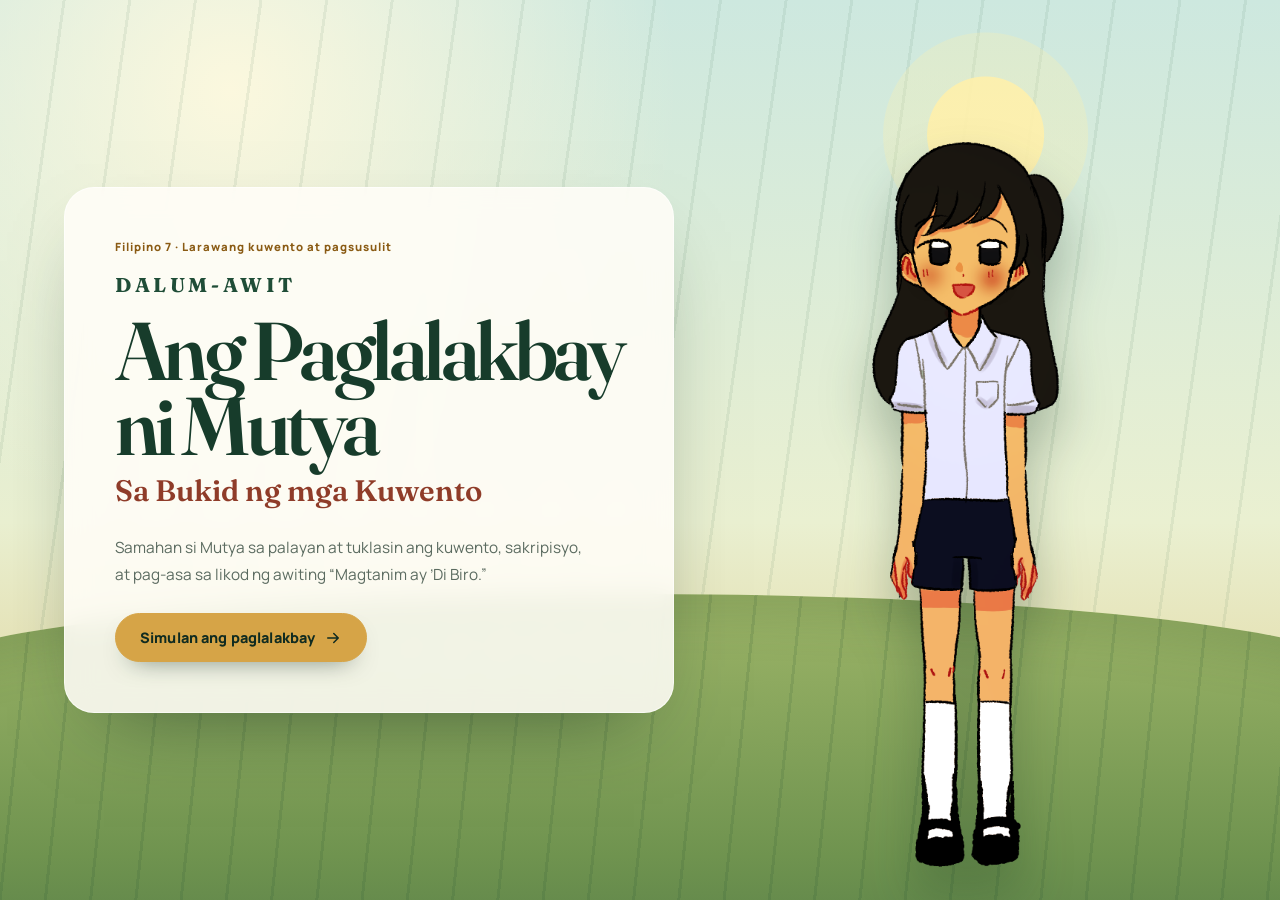
<file: index.html>
<!DOCTYPE html>
<html lang="fil">
<head>
  <meta charset="UTF-8">
  <meta name="viewport" content="width=device-width, initial-scale=1.0">
  <meta name="description" content="DALUM-AWIT: Ang Paglalakbay ni Mutya sa Bukid ng mga Kuwento — isang interactive na station-based na aralin sa Filipino 7.">
  <meta name="theme-color" content="#1f4d3a">
  <title>DALUM-AWIT · Ang Paglalakbay ni Mutya</title>
  <link rel="icon" type="image/svg+xml" href="assets/images/favicon.svg">
  <link rel="preconnect" href="https://fonts.googleapis.com">
  <link rel="preconnect" href="https://fonts.gstatic.com" crossorigin>
  <link href="https://fonts.googleapis.com/css2?family=Fraunces:opsz,wght@9..144,500;9..144,600;9..144,700&family=Manrope:wght@400;500;600;700;800&display=swap" rel="stylesheet">
  <link rel="stylesheet" href="assets/css/main.css">
  <link rel="stylesheet" href="assets/css/viewport.css">
</head>
<body class="is-landing">
  <a class="skip-link" href="#main-content">Lumaktaw sa nilalaman</a>

  <svg class="svg-sprite" aria-hidden="true" focusable="false" xmlns="http://www.w3.org/2000/svg">
    <symbol id="i-rice" viewBox="0 0 24 24">
      <path d="M12 22V8" fill="none" stroke="currentColor" stroke-width="1.8" stroke-linecap="round"/>
      <path d="M12 14.5C8.8 14.5 6.5 12.2 6.5 9c3.2 0 5.5 2.3 5.5 5.5Z" fill="currentColor"/>
      <path d="M12 9.5C15.2 9.5 17.5 7.2 17.5 4c-3.2 0-5.5 2.3-5.5 5.5Z" fill="currentColor"/>
      <path d="M12 18.5c-2.9 0-5.2-2.3-5.2-5.2 2.9 0 5.2 2.3 5.2 5.2Z" fill="currentColor" opacity=".72"/>
      <path d="M12 6.2c2.9 0 5.2-2.3 5.2-5.2-2.9 0-5.2 2.3-5.2 5.2Z" fill="currentColor" opacity=".72"/>
    </symbol>
    <symbol id="i-arrow-right" viewBox="0 0 24 24">
      <path d="M5 12h14M13 6l6 6-6 6" fill="none" stroke="currentColor" stroke-width="2" stroke-linecap="round" stroke-linejoin="round"/>
    </symbol>
    <symbol id="i-arrow-left" viewBox="0 0 24 24">
      <path d="M19 12H5M11 18l-6-6 6-6" fill="none" stroke="currentColor" stroke-width="2" stroke-linecap="round" stroke-linejoin="round"/>
    </symbol>
    <symbol id="i-arrow-down" viewBox="0 0 24 24">
      <path d="M12 5v14M6 13l6 6 6-6" fill="none" stroke="currentColor" stroke-width="2" stroke-linecap="round" stroke-linejoin="round"/>
    </symbol>
    <symbol id="i-check" viewBox="0 0 24 24">
      <path d="M20 6 9 17l-5-5" fill="none" stroke="currentColor" stroke-width="2.4" stroke-linecap="round" stroke-linejoin="round"/>
    </symbol>
    <symbol id="i-lock" viewBox="0 0 24 24">
      <rect x="5" y="10" width="14" height="10" rx="2.5" fill="none" stroke="currentColor" stroke-width="1.8"/>
      <path d="M8 10V7a4 4 0 0 1 8 0v3" fill="none" stroke="currentColor" stroke-width="1.8" stroke-linecap="round"/>
    </symbol>
    <symbol id="i-reset" viewBox="0 0 24 24">
      <path d="M3.5 12a8.5 8.5 0 1 0 2.5-6L3.5 8.5M3.5 3.5v5h5" fill="none" stroke="currentColor" stroke-width="1.9" stroke-linecap="round" stroke-linejoin="round"/>
    </symbol>
    <symbol id="i-help" viewBox="0 0 24 24">
      <circle cx="12" cy="12" r="9" fill="none" stroke="currentColor" stroke-width="1.8"/>
      <path d="M9.7 9a2.4 2.4 0 0 1 4.7.7c0 1.6-2.4 1.9-2.4 3.4" fill="none" stroke="currentColor" stroke-width="1.8" stroke-linecap="round"/>
      <circle cx="12" cy="16.8" r="1.1" fill="currentColor"/>
    </symbol>
    <symbol id="i-close" viewBox="0 0 24 24">
      <path d="M6 6l12 12M18 6 6 18" fill="none" stroke="currentColor" stroke-width="2" stroke-linecap="round"/>
    </symbol>
    <symbol id="i-target" viewBox="0 0 24 24">
      <circle cx="12" cy="12" r="9" fill="none" stroke="currentColor" stroke-width="1.7"/>
      <circle cx="12" cy="12" r="5" fill="none" stroke="currentColor" stroke-width="1.7"/>
      <circle cx="12" cy="12" r="1.3" fill="currentColor"/>
    </symbol>
    <symbol id="i-seed" viewBox="0 0 24 24">
      <path d="M12 21v-8" fill="none" stroke="currentColor" stroke-width="1.8" stroke-linecap="round"/>
      <path d="M12 13C8 13 5 10 5 6c4 0 7 3 7 7Z" fill="none" stroke="currentColor" stroke-width="1.7" stroke-linejoin="round"/>
      <path d="M12 10c0-3.3 2.7-6 6-6 0 3.3-2.7 6-6 6Z" fill="none" stroke="currentColor" stroke-width="1.7" stroke-linejoin="round"/>
    </symbol>
    <symbol id="i-sweat" viewBox="0 0 24 24">
      <path d="M12 3.5s6 6.1 6 10.2a6 6 0 0 1-12 0C6 9.6 12 3.5 12 3.5Z" fill="none" stroke="currentColor" stroke-width="1.8" stroke-linejoin="round"/>
      <path d="M9.5 14a2.5 2.5 0 0 0 2.5 2.5" fill="none" stroke="currentColor" stroke-width="1.6" stroke-linecap="round"/>
    </symbol>
    <symbol id="i-harvest" viewBox="0 0 24 24">
      <path d="M12 21V8M12 13c-3 0-5.5-2.5-5.5-5.5C9.5 7.5 12 10 12 13ZM12 9.5C15 9.5 17.5 7 17.5 4 14.5 4 12 6.5 12 9.5Z" fill="none" stroke="currentColor" stroke-width="1.6" stroke-linecap="round" stroke-linejoin="round"/>
      <path d="M7.5 17.5c1.4 1 2.9 1.5 4.5 1.5s3.1-.5 4.5-1.5" fill="none" stroke="currentColor" stroke-width="1.6" stroke-linecap="round"/>
    </symbol>
    <symbol id="i-plate" viewBox="0 0 24 24">
      <circle cx="12" cy="12" r="8" fill="none" stroke="currentColor" stroke-width="1.7"/>
      <circle cx="12" cy="12" r="4.2" fill="none" stroke="currentColor" stroke-width="1.6"/>
      <path d="M12 4v2M12 18v2" fill="none" stroke="currentColor" stroke-width="1.6" stroke-linecap="round"/>
    </symbol>
    <symbol id="i-tools" viewBox="0 0 24 24">
      <path d="M14.5 6.5a4 4 0 0 0-5.2 5.2L4 17l3 3 5.3-5.3a4 4 0 0 0 5.2-5.2l-2.4 2.4-3-3 2.4-2.4Z" fill="none" stroke="currentColor" stroke-width="1.7" stroke-linejoin="round"/>
      <path d="M15 15l5 5" fill="none" stroke="currentColor" stroke-width="1.7" stroke-linecap="round"/>
    </symbol>
    <symbol id="i-weather" viewBox="0 0 24 24">
      <path d="M7 18h9.5a3.5 3.5 0 0 0 .4-7A5 5 0 0 0 7.2 12 3 3 0 0 0 7 18Z" fill="none" stroke="currentColor" stroke-width="1.7" stroke-linecap="round" stroke-linejoin="round"/>
      <path d="M17.5 5v2M21 8.5h-2M20 4l-1.4 1.4" fill="none" stroke="currentColor" stroke-width="1.6" stroke-linecap="round"/>
    </symbol>
    <symbol id="i-peso" viewBox="0 0 24 24">
      <path d="M7 4h6.2a5 5 0 0 1 0 10H7M7 4v16M4.5 8.5h11M4.5 12h10" fill="none" stroke="currentColor" stroke-width="1.7" stroke-linecap="round" stroke-linejoin="round"/>
    </symbol>
    <symbol id="i-edit" viewBox="0 0 24 24">
      <path d="M4 20h4L19 9a2.8 2.8 0 0 0-4-4L4 16v4Z" fill="none" stroke="currentColor" stroke-width="1.8" stroke-linejoin="round"/>
      <path d="M13.5 6.5l4 4" fill="none" stroke="currentColor" stroke-width="1.8" stroke-linecap="round"/>
    </symbol>
    <symbol id="i-spark" viewBox="0 0 24 24">
      <path d="M12 3c.6 4.8 3.2 7.4 8 8-4.8.6-7.4 3.2-8 8-.6-4.8-3.2-7.4-8-8 4.8-.6 7.4-3.2 8-8Z" fill="none" stroke="currentColor" stroke-width="1.6" stroke-linejoin="round"/>
    </symbol>
    <symbol id="i-chevron" viewBox="0 0 24 24">
      <path d="m6 9 6 6 6-6" fill="none" stroke="currentColor" stroke-width="2" stroke-linecap="round" stroke-linejoin="round"/>
    </symbol>
    <symbol id="i-book" viewBox="0 0 24 24">
      <path d="M4 5.5A2.5 2.5 0 0 1 6.5 3H11v17H6.5A2.5 2.5 0 0 0 4 22V5.5ZM20 5.5A2.5 2.5 0 0 0 17.5 3H13v17h4.5A2.5 2.5 0 0 1 20 22V5.5Z" fill="none" stroke="currentColor" stroke-width="1.7" stroke-linejoin="round"/>
    </symbol>
    <symbol id="i-leaf" viewBox="0 0 24 24">
      <path d="M4 20c0-8 5-14 16-15 1 11-5 16-13 16H4Z" fill="none" stroke="currentColor" stroke-width="1.7" stroke-linejoin="round"/>
      <path d="M4 20c3-6 7-9 12-11" fill="none" stroke="currentColor" stroke-width="1.6" stroke-linecap="round"/>
    </symbol>
  </svg>

  <div class="paper-noise" aria-hidden="true"></div>

  <section class="landing-screen" id="landingScreen" aria-labelledby="landingTitle">
    <div class="landing-field" aria-hidden="true"></div>
    <div class="landing-inner">
      <div class="landing-copy">
        <p class="landing-grade">Filipino 7 · Larawang kuwento at pagsusulit</p>
        <p class="landing-brand">DALUM-AWIT</p>
        <h1 id="landingTitle">Ang Paglalakbay ni Mutya</h1>
        <p class="landing-subtitle">Sa Bukid ng mga Kuwento</p>
        <p class="landing-intro">Samahan si Mutya sa palayan at tuklasin ang kuwento, sakripisyo, at pag-asa sa likod ng awiting “Magtanim ay ’Di Biro.”</p>
        <button class="btn btn-gold landing-start" id="startBtn" type="button" disabled>
          Simulan ang paglalakbay
          <svg class="icon" aria-hidden="true"><use href="#i-arrow-right"></use></svg>
        </button>
      </div>
    </div>
  </section>

  <audio id="backgroundAudio" src="magtanim.mp3" loop preload="auto"></audio>

  <header class="site-header" id="top">
    <div class="header-inner">
      <a class="brand" href="#" id="brandHome" aria-label="DALUM-AWIT — Ang Paglalakbay ni Mutya: Sa Bukid ng mga Kuwento. Bumalik sa simula.">
        <span class="brand-mark" aria-hidden="true">
          <svg class="icon"><use href="#i-rice"></use></svg>
        </span>
        <span class="brand-text">
          <span class="brand-title">DALUM-AWIT</span>
          <span class="brand-subtitle">Ang Paglalakbay ni Mutya: Sa Bukid ng mga Kuwento</span>
        </span>
      </a>
      <div class="header-actions">
        <span class="grade-chip" id="answerSyncStatus" role="status" aria-live="polite">Filipino 7</span>
        <button class="icon-button" id="helpBtn" type="button" aria-label="Tulong at gabay" title="Tulong at gabay">
          <svg class="icon" aria-hidden="true"><use href="#i-help"></use></svg>
        </button>
        <button class="icon-button" id="resetBtn" type="button" aria-label="Simulan muli" title="Simulan muli">
          <svg class="icon" aria-hidden="true"><use href="#i-reset"></use></svg>
        </button>
      </div>
    </div>

    <nav class="stepper-wrap" aria-label="Mga istasyon ng paglalakbay">
      <div class="stepper">
        <span class="stepper-line" aria-hidden="true"></span>
        <span class="stepper-fill" id="stepperFill" aria-hidden="true"></span>
        <ol class="stepper-list" id="stepper"></ol>
      </div>
      <p class="stepper-caption" id="stepperCaption" aria-live="polite">Station 1 ng 5 · Sa Gitna ng Palayan</p>
    </nav>
  </header>

  <main class="app-main" id="main-content" tabindex="-1">
    <div class="station-shell" id="stationShell">

      <section class="station-view" id="station-1" data-station="1" aria-labelledby="station-1-title" hidden>
        <header class="station-heading" data-station-header></header>
        <div class="dialogue-mount" id="stage-1"></div>

        <div class="station-activity" id="station1Activity" hidden>
          <div id="station1Quiz" data-station-quiz="1"></div>

          <div class="station-nav">
            <button class="btn btn-ghost" type="button" id="station1Review">
              <svg class="icon" aria-hidden="true"><use href="#i-book"></use></svg>
              Balikan ang usapan
            </button>
            <p class="nav-hint" id="station1Hint">Sagutin ang tsek upang magpatuloy.</p>
            <button class="btn btn-primary" type="button" id="station1Next" disabled>
              Magpatuloy sa Station 2
              <svg class="icon" aria-hidden="true"><use href="#i-arrow-right"></use></svg>
            </button>
          </div>
        </div>
      </section>

      <section class="station-view" id="station-2" data-station="2" aria-labelledby="station-2-title" hidden>
        <header class="station-heading" data-station-header></header>

        <div class="lesson-banner">
          <div class="lesson-banner-label">
            <svg class="icon" aria-hidden="true"><use href="#i-book"></use></svg>
            <span>Mula sa awit</span>
          </div>
          <blockquote id="station2Quote">“Magtanim ay 'di biro.”</blockquote>
          <p id="station2Intro"></p>
        </div>

        <div class="lyric-toolbar">
          <div class="progress-chip">
            <span class="progress-chip-dot" aria-hidden="true"></span>
            <span id="lyricProgressText">0 / 5 nabuksan</span>
          </div>
          <button class="btn btn-small btn-ghost" type="button" id="openAllLyrics">Buksan lahat</button>
        </div>

        <div class="lyric-list" id="lyricCards"></div>

        <div class="insight-card" id="station2Closing" hidden>
          <div class="insight-icon" aria-hidden="true">
            <svg class="icon"><use href="#i-leaf"></use></svg>
          </div>
          <p id="station2ClosingText"></p>
        </div>

        <div id="station2Quiz" data-station-quiz="2"></div>

        <div class="station-nav">
          <button class="btn btn-ghost" type="button" data-back="1">
            <svg class="icon" aria-hidden="true"><use href="#i-arrow-left"></use></svg>
            Station 1
          </button>
          <p class="nav-hint" id="station2Hint">Buksan ang lahat ng card upang magpatuloy.</p>
          <button class="btn btn-primary" type="button" id="station2Next" disabled>
            Magpatuloy sa Station 3
            <svg class="icon" aria-hidden="true"><use href="#i-arrow-right"></use></svg>
          </button>
        </div>
      </section>

      <section class="station-view" id="station-3" data-station="3" aria-labelledby="station-3-title" hidden>
        <header class="station-heading" data-station-header></header>
        <div class="dialogue-mount" id="stage-3"></div>

        <div class="station-activity" id="station3Activity" hidden>
          <article class="activity-card flow-card">
            <div class="card-kicker">
              <svg class="icon" aria-hidden="true"><use href="#i-spark"></use></svg>
              <span>Interactive na Daloy</span>
            </div>
            <h2>Ang Paikot na Daloy ng Pagkain</h2>
            <p class="activity-lede">Pindutin ang bawat yugto upang makita ang kaugnayan nito sa awit at sa buhay ng magsasaka.</p>

            <div class="food-flow" id="foodFlow" aria-label="Daloy ng pagkain"></div>
            <div class="flow-detail" id="flowDetail" aria-live="polite"></div>
            <p class="flow-note" id="flowNote"></p>
          </article>

          <div id="station3Quiz" data-station-quiz="3"></div>

          <div class="station-nav">
            <button class="btn btn-ghost" type="button" data-back="2">
              <svg class="icon" aria-hidden="true"><use href="#i-arrow-left"></use></svg>
              Station 2
            </button>
            <p class="nav-hint" id="station3Hint">Sagutan ang lahat ng tanong upang magpatuloy.</p>
            <button class="btn btn-primary" type="button" id="station3Next" disabled>
              Magpatuloy sa Station 4
              <svg class="icon" aria-hidden="true"><use href="#i-arrow-right"></use></svg>
            </button>
          </div>
        </div>
      </section>

      <section class="station-view" id="station-4" data-station="4" aria-labelledby="station-4-title" hidden>
        <header class="station-heading" data-station-header></header>
        <div class="dialogue-mount" id="stage-4"></div>

        <div class="station-activity" id="station4Activity" hidden>
          <article class="activity-card issue-card-wrap">
            <div class="card-kicker">
              <svg class="icon" aria-hidden="true"><use href="#i-spark"></use></svg>
              <span>Pagpili ng Isyu</span>
            </div>
            <h2>Anong isyung panlipunan ang nais mong suriin?</h2>
            <p class="activity-lede">Pumili ng isang isyu. Pagkatapos, sagutin ang tanong at ipaliwanag ang iyong pananaw gamit ang iyong natutuhan.</p>
            <div class="issue-grid" id="issueGrid" role="group" aria-label="Mga isyung panlipunan"></div>
          </article>

          <div class="issue-workspace" id="issueWorkspace" hidden>
            <div class="workspace-head">
              <span class="workspace-letter" id="workspaceLetter">A</span>
              <div class="workspace-title-wrap">
                <p class="workspace-tag" id="workspaceTag"></p>
                <h2 id="workspaceTitle"></h2>
              </div>
            </div>
            <p class="workspace-detail" id="workspaceDetail"></p>
            <ul class="point-list" id="workspacePoints"></ul>

            <div class="decision-card">
              <p class="decision-kicker">
                <svg class="icon" aria-hidden="true"><use href="#i-help"></use></svg>
                Tanong para sa iyo
              </p>
              <h3 id="issueQuestion"></h3>
              <div class="decision-row" id="decisionRow" role="group" aria-label="Pumili ng sagot: Oo o Hindi">
                <button class="decision-button decision-yes" type="button" data-decision="oo" aria-pressed="false">
                  <span class="decision-mark" aria-hidden="true">
                    <svg class="icon"><use href="#i-check"></use></svg>
                  </span>
                  <span><strong>OO</strong><small>Sumasang-ayon ako</small></span>
                </button>
                <button class="decision-button decision-no" type="button" data-decision="hindi" aria-pressed="false">
                  <span class="decision-mark" aria-hidden="true">
                    <svg class="icon"><use href="#i-close"></use></svg>
                  </span>
                  <span><strong>HINDI</strong><small>Hindi ako sumasang-ayon</small></span>
                </button>
              </div>

              <label class="reflection-label" for="reflectionInput" id="reflectionLabel">Ipaliwanag ang iyong sagot</label>
              <p class="reflection-prompt" id="reflectionPrompt"></p>
              <textarea id="reflectionInput" rows="6" maxlength="1200" placeholder="Isulat dito ang iyong paliwanag..."></textarea>
              <div class="textarea-meta">
                <span class="textarea-status" id="reflectionStatus">Isulat ang iyong paliwanag.</span>
                <span class="char-count" id="charCount">0 / 40</span>
              </div>
            </div>
          </div>

          <div id="station4Quiz" data-station-quiz="4"></div>

          <div class="station-nav">
            <button class="btn btn-ghost" type="button" data-back="3">
              <svg class="icon" aria-hidden="true"><use href="#i-arrow-left"></use></svg>
              Station 3
            </button>
            <p class="nav-hint" id="station4Hint">Pumili ng isyu, sagutin ang tanong, at magbigay ng paliwanag.</p>
            <button class="btn btn-primary" type="button" id="station4Next" disabled>
              Magpatuloy sa Station 5
              <svg class="icon" aria-hidden="true"><use href="#i-arrow-right"></use></svg>
            </button>
          </div>
        </div>
      </section>

      <section class="station-view" id="station-5" data-station="5" aria-labelledby="station-5-title" hidden>
        <header class="station-heading" data-station-header></header>

        <div class="quote-banner" id="station5Banner">
          <div class="quote-banner-copy">
            <svg class="quote-mark" aria-hidden="true" viewBox="0 0 48 48"><path d="M10 34c-3 0-5-2-5-5 0-8 5-15 12-19l3 4c-5 3-8 7-9 11 2 0 7 1 7 6 0 2-2 3-5 3h-3Zm22 0c-3 0-5-2-5-5 0-8 5-15 12-19l3 4c-5 3-8 7-9 11 2 0 7 1 7 6 0 2-2 3-5 3h-3Z" fill="currentColor"/></svg>
            <blockquote id="station5Quote"></blockquote>
            <p class="quote-attribution" id="station5Attribution"></p>
          </div>
          <div class="quote-banner-figure" id="station5Figure" aria-hidden="true"></div>
        </div>

        <p class="section-intro station5-opening" id="station5Opening"></p>

        <div id="station5Quiz" data-station-quiz="5"></div>

        <section class="synthesis-section" aria-labelledby="synthesisTitle">
          <div class="section-heading-row">
            <div>
              <p class="section-kicker">Buod ng Paglalakbay</p>
              <h2 id="synthesisTitle">Sintesis ng Paglalakbay</h2>
            </div>
            <p>Paano nagkakaugnay ang awit, gawain, karanasan, at isyung panlipunan? Pindutin ang bawat yugto.</p>
          </div>
          <div class="synthesis" id="synthesisDiagram"></div>
        </section>

        <section class="report-section" aria-labelledby="reportTitle">
          <div class="section-heading-row">
            <div>
              <p class="section-kicker">Para sa Iyong Guro</p>
              <h2 id="reportTitle">Ulat ng Mag-aaral</h2>
            </div>
            <p>Ito ang iyong ulat. Kapag handa ka na, pindutin ang Submit upang maipadala ang iyong mga sagot sa online na database para sa iyong guro.</p>
          </div>

          <article class="summary-card">
            <header class="summary-head">
              <div>
                <p class="summary-kicker">DALUM-AWIT · Filipino 7</p>
                <h2>Ulat ng Mag-aaral</h2>
                <p>Ang Paglalakbay ni Mutya: Sa Bukid ng mga Kuwento</p>
              </div>
            </header>

            <div class="summary-body">
              <div class="summary-fields">
                <label class="field">
                  <span>Pangalan</span>
                  <input id="studentName" type="text" maxlength="80" autocomplete="name" placeholder="Isulat ang iyong pangalan">
                </label>
                <label class="field">
                  <span>Baitang at Seksyon</span>
                  <input id="studentSection" type="text" maxlength="60" placeholder="Hal. 7 - Rizal">
                </label>
                <div class="summary-date">
                  <span>Petsa</span>
                  <strong id="summaryDate"></strong>
                </div>
              </div>

              <div class="summary-answer">
                <div class="summary-answer-head">
                  <div>
                    <p class="summary-label">Napiling isyung panlipunan</p>
                    <h3 id="summaryIssue">Wala pang napiling isyu</h3>
                  </div>
                  <button class="btn btn-small btn-ghost" type="button" id="summaryEditBtn">
                    <svg class="icon" aria-hidden="true"><use href="#i-edit"></use></svg>
                    I-edit ang sagot
                  </button>
                </div>
                <p class="summary-question" id="summaryQuestion"></p>
                <div class="summary-decision-line">
                  <span class="summary-label">Aking sagot</span>
                  <span class="answer-badge is-empty" id="summaryDecision">—</span>
                </div>
                <p class="summary-label">Aking paliwanag</p>
                <p class="summary-reflection" id="summaryReflection">Wala pang naisulat na paliwanag.</p>
              </div>

              <div class="summary-insight">
                <label class="field-label" for="finalInsight" id="finalInsightLabel">Ang pinakamahalagang natutuhan ko</label>
                <p class="reflection-prompt" id="finalInsightPrompt"></p>
                <textarea id="finalInsight" rows="5" maxlength="1200" placeholder="Isulat ang iyong sintesis..."></textarea>
              </div>

              <div class="summary-synthesis">
                <p class="summary-label">Sintesis</p>
                <div class="synthesis-chips" aria-label="AWIT papunta sa GAWAIN papunta sa KARANASAN NG MAGSASAKA papunta sa MGA ISYUNG PANLIPUNAN">
                  <span>AWIT</span>
                  <svg class="icon" aria-hidden="true"><use href="#i-arrow-right"></use></svg>
                  <span>GAWAIN</span>
                  <svg class="icon" aria-hidden="true"><use href="#i-arrow-right"></use></svg>
                  <span>KARANASAN NG MAGSASAKA</span>
                  <svg class="icon" aria-hidden="true"><use href="#i-arrow-right"></use></svg>
                  <span>MGA ISYUNG PANLIPUNAN</span>
                </div>
              </div>

              <div class="summary-actions">
                <button class="btn btn-primary" type="button" id="submitAnswersBtn">
                  <svg class="icon" aria-hidden="true"><use href="#i-check"></use></svg>
                  Submit
                </button>
                <button class="btn btn-ghost" type="button" id="restartBtn2">
                  <svg class="icon" aria-hidden="true"><use href="#i-reset"></use></svg>
                  Bagong mag-aaral
                </button>
              </div>
            </div>
          </article>
        </section>

        <section class="thank-you-screen" id="thankYouScreen" hidden aria-labelledby="thankYouTitle">
          <article class="summary-card thank-you-card">
            <header class="summary-head">
              <div>
                <p class="summary-kicker">DALUM-AWIT · Filipino 7</p>
                <h2 id="thankYouTitle" tabindex="-1">Maraming salamat!</h2>
                <p>Nai-submit at naitala na ang iyong mga sagot.</p>
              </div>
            </header>
            <div class="summary-body thank-you-body">
              <span class="thank-you-mark" aria-hidden="true">
                <svg class="icon"><use href="#i-check"></use></svg>
              </span>
              <p class="thank-you-lede">Natanggap na ang iyong ulat, <strong id="thankYouStudentName">mag-aaral</strong>.</p>
              <p class="thank-you-copy">Nai-save na ang lahat ng sagot mula sa Station 1 hanggang Station 5 sa online na database. Makikita na ito ng iyong guro sa admin dashboard.</p>
              <dl class="thank-you-meta">
                <div>
                  <dt>Petsa</dt>
                  <dd id="thankYouDate"></dd>
                </div>
                <div>
                  <dt>Baitang at Seksyon</dt>
                  <dd id="thankYouSection">—</dd>
                </div>
                <div>
                  <dt>Katayuan</dt>
                  <dd><span class="answer-badge is-yes">Nai-submit</span></dd>
                </div>
              </dl>
              <div class="thank-you-actions">
                <button class="btn btn-ghost" type="button" id="thankYouResetBtn">
                  <svg class="icon" aria-hidden="true"><use href="#i-reset"></use></svg>
                  Bagong mag-aaral
                </button>
              </div>
            </div>
          </article>
        </section>
      </section>

      <div class="load-error" id="loadError" hidden>
        <h1>Hindi ma-load ang kuwento</h1>
        <p>Mangyaring buksan ang app gamit ang isang lokal na web server o i-refresh ang pahina.</p>
      </div>
    </div>
  </main>

  <footer class="site-footer">
    <div class="footer-inner">
      <p><strong>DALUM-AWIT</strong> · Isang interbensyong pampagtuturo sa Filipino 7</p>
      <p>Batay sa awiting-bayang “Magtanim ay 'Di Biro.”</p>
    </div>
  </footer>

  <div class="toast" id="toast" role="status" aria-live="polite"></div>

  <dialog class="app-dialog" id="helpDialog" aria-labelledby="helpTitle">
    <div class="dialog-inner">
      <button class="dialog-close" type="button" data-close-dialog aria-label="Isara ang gabay">
        <svg class="icon" aria-hidden="true"><use href="#i-close"></use></svg>
      </button>
      <p class="dialog-kicker">Gabay sa Paggamit</p>
      <h2 id="helpTitle">Paano maglakbay kasama si Mutya</h2>
      <ol class="help-list">
        <li><strong>Basahin ang kuwento sa bawat istasyon.</strong> Pindutin ang Susunod; lalabas ang mga tanong pagkatapos ng huling tagpo.</li>
        <li><strong>Sunod-sunod ang mga istasyon.</strong> Tapusin ang bawat gawain upang mabuksan ang susunod.</li>
        <li><strong>Buksan ang bawat card sa Station 2.</strong> Pindutin ang mga linyang mula sa awit upang makita ang pagsusuri.</li>
        <li><strong>Pumili at magpaliwanag sa Station 4.</strong> Kailangan ang isyung pinili, sagot na OO o HINDI, at paliwanag na may 40 karakter o higit pa.</li>
        <li><strong>I-submit ang ulat sa Station 5.</strong> Pindutin ang Submit upang maipadala ang iyong mga sagot sa online na database para sa iyong guro.</li>
      </ol>
      <div class="dialog-note">
        <strong>Paalala sa guro:</strong> Kusang nai-save ang progreso sa browser na ito. Gamitin ang reset button sa itaas upang magsimula ng bagong mag-aaral.
      </div>
      <p class="dialog-shortcut">Maaari ding gamitin ang <kbd>←</kbd> at <kbd>→</kbd> habang nag-uusap ang mga tauhan.</p>
      <button class="btn btn-primary" type="button" data-close-dialog>Simulan na</button>
    </div>
  </dialog>

  <dialog class="app-dialog" id="resetDialog" aria-labelledby="resetTitle">
    <div class="dialog-inner">
      <button class="dialog-close" type="button" data-close-dialog aria-label="Isara">
        <svg class="icon" aria-hidden="true"><use href="#i-close"></use></svg>
      </button>
      <p class="dialog-kicker">Bagong Simula</p>
      <h2 id="resetTitle">Simulan muli ang paglalakbay?</h2>
      <p class="dialog-copy">Buburahin ang lahat ng naitalang sagot at progreso sa browser na ito. Hindi na ito maibabalik.</p>
      <div class="dialog-actions">
        <button class="btn btn-ghost" type="button" data-close-dialog>Kanselahin</button>
        <button class="btn btn-danger" type="button" id="confirmReset">Oo, simulan muli</button>
      </div>
    </div>
  </dialog>

  <script src="data/storyData.js"></script>
  <script src="assets/js/state.js"></script>
  <script src="assets/js/dialogue.js"></script>
  <script src="assets/js/database-config.js"></script>
  <script src="assets/js/database.js"></script>
  <script src="assets/js/results.js"></script>
  <script src="assets/js/quizzes.js"></script>
  <script src="assets/js/station1.js"></script>
  <script src="assets/js/station2.js"></script>
  <script src="assets/js/station3.js"></script>
  <script src="assets/js/station4.js"></script>
  <script src="assets/js/station5.js"></script>
  <script src="assets/js/viewport.js"></script>
  <script src="assets/js/app.js"></script>
</body>
</html>
</file>
<file: assets/css/main.css>
/* ============================================================
   DALUM-AWIT · Main stylesheet
   A warm, storybook-inspired learning experience.
   ============================================================ */

/* ------------------------------------------------------------
   1. Tokens, reset, typography
   ------------------------------------------------------------ */
:root {
  --ink: #21342a;
  --ink-soft: #5b6b60;
  --ink-faint: #5c6a5f;

  --paper: #f8f3e7;
  --paper-2: #f1e8d4;
  --card: #fffdf7;

  --green-950: #102b20;
  --green-900: #173c2b;
  --green-800: #1f4d37;
  --green-700: #2a6248;
  --green-600: #3b7b5b;
  --green-100: #dfeade;
  --green-050: #eef4ea;

  --gold-700: #8a5b14;
  --gold-600: #b8842a;
  --gold-500: #d6a447;
  --gold-400: #e8be6b;
  --gold-100: #f7e7c6;

  --terra-700: #8f3c29;
  --terra-600: #a84a32;
  --terra-100: #f6e2db;

  --line: rgba(29, 55, 41, 0.13);
  --line-strong: rgba(29, 55, 41, 0.24);

  --shadow-sm: 0 1px 2px rgba(23, 60, 43, 0.05), 0 8px 24px -16px rgba(23, 60, 43, 0.22);
  --shadow-md: 0 20px 45px -28px rgba(23, 60, 43, 0.4);
  --shadow-lg: 0 40px 80px -40px rgba(17, 41, 29, 0.48);

  --radius-sm: 12px;
  --radius: 20px;
  --radius-lg: 28px;

  --font-display: "Fraunces", "Palatino Linotype", "Book Antiqua", Georgia, serif;
  --font-body: "Manrope", "Segoe UI", system-ui, -apple-system, sans-serif;
}

*,
*::before,
*::after {
  box-sizing: border-box;
}

html {
  -webkit-text-size-adjust: 100%;
  scroll-behavior: smooth;
}

body {
  margin: 0;
  min-height: 100vh;
  color: var(--ink);
  font-family: var(--font-body);
  font-size: 16px;
  line-height: 1.6;
  background:
    radial-gradient(circle at 8% -4%, rgba(214, 164, 71, 0.16), transparent 34rem),
    radial-gradient(circle at 96% 8%, rgba(59, 123, 91, 0.1), transparent 32rem),
    radial-gradient(circle at 50% 100%, rgba(214, 164, 71, 0.08), transparent 30rem),
    var(--paper);
  overflow-x: hidden;
}

[hidden] {
  display: none !important;
}

h1,
h2,
h3,
h4,
p,
figure,
blockquote,
dl,
dd {
  margin: 0;
}

h1,
h2,
h3,
h4 {
  font-family: var(--font-display);
  font-weight: 600;
  line-height: 1.1;
  letter-spacing: -0.02em;
  color: var(--green-900);
}

ul,
ol {
  margin: 0;
  padding: 0;
}

button,
input,
textarea,
select {
  font: inherit;
  color: inherit;
}

button {
  -webkit-tap-highlight-color: transparent;
}

img,
svg {
  display: block;
}

img {
  max-width: 100%;
}

a {
  color: inherit;
}

::selection {
  background: var(--gold-400);
  color: var(--green-950);
}

:focus-visible {
  outline: 3px solid rgba(214, 164, 71, 0.72);
  outline-offset: 3px;
}

.svg-sprite {
  position: absolute;
  width: 0;
  height: 0;
  overflow: hidden;
}

.icon {
  width: 18px;
  height: 18px;
  flex: none;
  display: inline-block;
  vertical-align: -0.125em;
}

.sr-only {
  position: absolute;
  width: 1px;
  height: 1px;
  padding: 0;
  margin: -1px;
  overflow: hidden;
  clip: rect(0, 0, 0, 0);
  white-space: nowrap;
  border: 0;
}

.paper-noise {
  position: fixed;
  inset: 0;
  z-index: 1;
  pointer-events: none;
  background-image: url("data:image/svg+xml,%3Csvg xmlns='http://www.w3.org/2000/svg' width='160' height='160'%3E%3Cfilter id='n'%3E%3CfeTurbulence type='fractalNoise' baseFrequency='.82' numOctaves='3' stitchTiles='stitch'/%3E%3CfeColorMatrix type='saturate' values='0'/%3E%3C/filter%3E%3Crect width='100%25' height='100%25' filter='url(%23n)' opacity='.045'/%3E%3C/svg%3E");
}

.site-header,
.app-main,
.site-footer {
  position: relative;
  z-index: 2;
}

.skip-link {
  position: fixed;
  top: -100px;
  left: 16px;
  z-index: 200;
  padding: 12px 18px;
  border-radius: 999px;
  background: var(--green-900);
  color: var(--card);
  font-weight: 800;
  text-decoration: none;
  transition: top 0.2s ease;
}

.skip-link:focus {
  top: 12px;
}

/* ------------------------------------------------------------
   2. Buttons and common controls
   ------------------------------------------------------------ */
.btn {
  display: inline-flex;
  align-items: center;
  justify-content: center;
  gap: 9px;
  padding: 12px 20px;
  border: 1px solid transparent;
  border-radius: 999px;
  background: none;
  color: var(--green-800);
  font-family: var(--font-body);
  font-size: 0.9rem;
  font-weight: 800;
  line-height: 1;
  letter-spacing: 0.01em;
  text-align: center;
  white-space: nowrap;
  cursor: pointer;
  transition: background-color 0.2s ease, color 0.2s ease, border-color 0.2s ease, transform 0.2s ease, box-shadow 0.2s ease;
}

.btn .icon {
  width: 18px;
  height: 18px;
}

.btn:hover {
  transform: translateY(-1px);
}

.btn:active {
  transform: translateY(0);
}

.btn:disabled,
.btn[aria-disabled="true"] {
  opacity: 0.48;
  cursor: not-allowed;
  transform: none;
  box-shadow: none;
}

.btn-primary {
  background: var(--green-800);
  border-color: var(--green-800);
  color: #fffaf0;
  box-shadow: 0 12px 24px -14px rgba(23, 60, 43, 0.8);
}

.btn-primary:hover {
  background: var(--green-700);
  border-color: var(--green-700);
}

.btn-primary:disabled {
  background: #c8d1c6;
  border-color: #c8d1c6;
  color: #778476;
}

.btn-ghost {
  background: transparent;
  border-color: var(--line-strong);
  color: var(--green-800);
}

.btn-ghost:hover {
  background: var(--green-050);
  border-color: var(--green-600);
}

.btn-gold {
  background: var(--gold-500);
  border-color: var(--gold-500);
  color: var(--green-950);
  box-shadow: 0 12px 26px -16px rgba(16, 43, 32, 0.7);
}

.btn-gold:hover {
  background: var(--gold-400);
  border-color: var(--gold-400);
}

.btn-danger {
  background: var(--terra-600);
  border-color: var(--terra-600);
  color: #fff;
}

.btn-danger:hover {
  background: var(--terra-700);
  border-color: var(--terra-700);
}

.btn-small {
  padding: 8px 14px;
  font-size: 0.78rem;
}

/* ------------------------------------------------------------
   Entry flow — landing and picture slides
   ------------------------------------------------------------ */
body.is-landing,
body.is-slides {
  min-height: 100svh;
}

body.is-landing > .skip-link,
body.is-landing > .site-header,
body.is-landing > .app-main,
body.is-landing > .site-footer,
body.is-slides > .skip-link,
body.is-slides > .site-header,
body.is-slides > .app-main,
body.is-slides > .site-footer {
  display: none;
}

.landing-screen,
.slides-screen {
  position: relative;
  z-index: 2;
  min-height: 100svh;
}

.landing-screen {
  display: grid;
  isolation: isolate;
  overflow: hidden;
  background:
    radial-gradient(circle at 18% 10%, rgba(255, 249, 222, 0.92), transparent 28rem),
    linear-gradient(180deg, #cde8df 0%, #eaf0d1 58%, #ddc985 100%);
}

.landing-screen::before {
  content: "";
  position: absolute;
  inset: 0;
  z-index: -3;
  background:
    radial-gradient(circle at 77% 15%, rgba(255, 240, 171, 0.92) 0 58px, rgba(255, 240, 171, 0.28) 59px 102px, transparent 103px),
    repeating-linear-gradient(98deg, transparent 0 62px, rgba(38, 91, 58, 0.08) 62px 65px);
  pointer-events: none;
}

.landing-screen::after {
  content: "";
  position: absolute;
  right: clamp(-44px, 1vw, 28px);
  bottom: -3%;
  z-index: -1;
  width: min(52vw, 690px);
  height: 94%;
  background: url("../images/Mutya%20(Nakatayo).png") right bottom / contain no-repeat;
  filter: drop-shadow(0 30px 26px rgba(20, 54, 34, 0.3));
  pointer-events: none;
}

.landing-field {
  position: absolute;
  right: -8%;
  bottom: -20%;
  left: -8%;
  z-index: -2;
  height: 54%;
  border-radius: 50% 50% 0 0 / 18% 18% 0 0;
  background:
    repeating-linear-gradient(96deg, transparent 0 42px, rgba(24, 70, 42, 0.12) 42px 45px),
    linear-gradient(180deg, #9db568 0%, #6f934f 54%, #436d42 100%);
  box-shadow: inset 0 22px 45px rgba(48, 84, 43, 0.18);
}

.landing-inner {
  display: flex;
  align-items: center;
  width: min(1200px, 100%);
  min-height: 100svh;
  margin: 0 auto;
  padding: clamp(36px, 6vw, 80px) 24px;
}

.landing-copy {
  width: min(610px, 56%);
  padding: clamp(27px, 4.2vw, 50px);
  border: 1px solid rgba(255, 255, 255, 0.58);
  border-radius: 30px;
  background: rgba(255, 253, 247, 0.88);
  box-shadow: 0 34px 80px -40px rgba(16, 43, 32, 0.62);
  backdrop-filter: blur(13px);
  -webkit-backdrop-filter: blur(13px);
}

.landing-grade {
  margin-bottom: 13px;
  color: var(--gold-700);
  font-size: 0.71rem;
  font-weight: 800;
  letter-spacing: 0.09em;
}

.landing-brand {
  color: var(--green-800);
  font-family: var(--font-display);
  font-size: clamp(1rem, 1.6vw, 1.25rem);
  font-weight: 700;
  letter-spacing: 0.18em;
}

.landing-copy h1 {
  max-width: 10ch;
  margin: 12px 0 4px;
  font-size: clamp(3rem, 6.4vw, 5.6rem);
  line-height: 0.92;
  letter-spacing: -0.055em;
  text-wrap: balance;
}

.landing-subtitle {
  color: var(--terra-700);
  font-family: var(--font-display);
  font-size: clamp(1.3rem, 2.4vw, 1.85rem);
  font-weight: 600;
}

.landing-intro {
  max-width: 52ch;
  margin: 20px 0 25px;
  color: var(--ink-soft);
  font-size: 0.96rem;
  line-height: 1.75;
}

.landing-start {
  min-height: 49px;
  padding-inline: 24px;
}

.slides-screen {
  padding: 38px 24px 72px;
}

.slides-shell {
  width: min(1200px, 100%);
  margin: 0 auto;
}

.slides-heading {
  max-width: 780px;
  margin-bottom: 26px;
}

.slides-heading h1 {
  margin: 10px 0 11px;
  font-size: clamp(2.2rem, 4.6vw, 3.45rem);
  line-height: 1.03;
  letter-spacing: -0.035em;
}

.slides-heading > p:last-child {
  max-width: 68ch;
  color: var(--ink-soft);
  font-size: 0.96rem;
  line-height: 1.7;
}

.slides-heading strong {
  color: var(--green-800);
}

#backgroundAudio {
  display: none;
}

/* Multi-item quizzes reuse the existing quiz cards and controls. */
.station-quiz-set {
  display: grid;
  gap: 16px;
  margin-top: 28px;
  scroll-margin-top: 155px;
}

.station-quiz-set:empty {
  display: none;
}

.quiz-set-heading {
  display: flex;
  align-items: flex-end;
  justify-content: space-between;
  gap: 18px;
  padding: 0 2px;
}

.quiz-set-heading h2 {
  font-size: clamp(1.55rem, 2.5vw, 2rem);
}

.quiz-set-progress {
  flex: none;
  padding: 7px 12px;
  border: 1px solid var(--line);
  border-radius: 999px;
  background: rgba(255, 253, 247, 0.78);
  color: var(--ink-soft);
  font-size: 0.72rem;
  font-weight: 800;
  font-variant-numeric: tabular-nums;
}

.quiz-set-list {
  display: grid;
  gap: 16px;
}

.quiz-card[data-quiz-question] h2 {
  font-size: clamp(1.25rem, 2.15vw, 1.72rem);
  line-height: 1.35;
}

/* ------------------------------------------------------------
   3. Header and station stepper
   ------------------------------------------------------------ */
.site-header {
  position: sticky;
  top: 0;
  z-index: 50;
  background: rgba(248, 243, 231, 0.9);
  border-bottom: 1px solid var(--line);
  backdrop-filter: blur(16px) saturate(1.1);
  -webkit-backdrop-filter: blur(16px) saturate(1.1);
}

.header-inner {
  display: flex;
  align-items: center;
  justify-content: space-between;
  gap: 20px;
  width: min(1200px, 100%);
  margin: 0 auto;
  padding: 14px 24px 12px;
}

.brand {
  display: inline-flex;
  align-items: center;
  gap: 13px;
  min-width: 0;
  text-decoration: none;
}

.brand-mark {
  display: grid;
  place-items: center;
  width: 48px;
  height: 48px;
  flex: none;
  border-radius: 50%;
  background:
    radial-gradient(circle at 32% 24%, rgba(255, 255, 255, 0.18), transparent 46%),
    var(--green-900);
  color: var(--gold-400);
  box-shadow: inset 0 0 0 1px rgba(255, 255, 255, 0.14), 0 10px 22px -14px rgba(16, 43, 32, 0.8);
}

.brand-mark .icon {
  width: 27px;
  height: 27px;
}

.brand-text {
  display: flex;
  flex-direction: column;
  min-width: 0;
}

.brand-title {
  font-family: var(--font-display);
  font-size: 1.42rem;
  font-weight: 700;
  line-height: 1;
  letter-spacing: 0.15em;
  color: var(--green-900);
}

.brand-subtitle {
  margin-top: 5px;
  overflow: hidden;
  color: var(--ink-soft);
  font-size: 0.71rem;
  font-weight: 600;
  line-height: 1.3;
  letter-spacing: 0.015em;
  text-overflow: ellipsis;
  white-space: nowrap;
}

.header-actions {
  display: flex;
  align-items: center;
  gap: 8px;
  flex: none;
}

.grade-chip {
  padding: 7px 13px;
  border: 1px solid var(--line);
  border-radius: 999px;
  background: rgba(255, 253, 247, 0.72);
  color: var(--green-700);
  font-size: 0.7rem;
  font-weight: 800;
  letter-spacing: 0.08em;
  text-transform: uppercase;
}

.icon-button {
  display: grid;
  place-items: center;
  width: 40px;
  height: 40px;
  padding: 0;
  border: 1px solid var(--line);
  border-radius: 50%;
  background: rgba(255, 253, 247, 0.78);
  color: var(--green-700);
  cursor: pointer;
  transition: background-color 0.2s ease, color 0.2s ease, border-color 0.2s ease, transform 0.2s ease;
}

.icon-button:hover {
  background: var(--card);
  border-color: var(--gold-500);
  color: var(--green-900);
  transform: translateY(-1px);
}

.icon-button .icon {
  width: 19px;
  height: 19px;
}

.stepper-wrap {
  width: min(1200px, 100%);
  margin: 0 auto;
  padding: 0 24px 13px;
}

.stepper {
  position: relative;
  padding: 0;
}

.stepper-line,
.stepper-fill {
  position: absolute;
  top: 17px;
  left: 10%;
  height: 3px;
  border-radius: 999px;
}

.stepper-line {
  right: 10%;
  background: var(--line);
}

.stepper-fill {
  width: 0;
  background: linear-gradient(90deg, var(--gold-600), var(--gold-400));
  transition: width 0.55s cubic-bezier(0.22, 0.7, 0.2, 1);
}

.stepper-list {
  position: relative;
  display: grid;
  grid-template-columns: repeat(5, 1fr);
  list-style: none;
}

.step {
  display: flex;
  justify-content: center;
  min-width: 0;
}

.step-button {
  display: flex;
  flex-direction: column;
  align-items: center;
  gap: 7px;
  width: 100%;
  padding: 0 4px;
  border: 0;
  background: none;
  cursor: pointer;
  color: var(--ink-faint);
  text-align: center;
}

.step-dot {
  position: relative;
  z-index: 2;
  display: grid;
  place-items: center;
  width: 34px;
  height: 34px;
  border: 2px solid var(--line-strong);
  border-radius: 50%;
  background: var(--paper);
  color: var(--ink-faint);
  font-size: 0.79rem;
  font-weight: 800;
  line-height: 1;
  transition: background-color 0.25s ease, border-color 0.25s ease, color 0.25s ease, box-shadow 0.25s ease, transform 0.25s ease;
}

.step-button:hover .step-dot {
  border-color: var(--gold-500);
  color: var(--gold-700);
  transform: translateY(-1px);
}

.step-number {
  display: block;
}

.step-icon-check,
.step-icon-lock {
  display: none;
  width: 15px;
  height: 15px;
}

.step-label {
  max-width: 125px;
  color: var(--ink-soft);
  font-size: 0.68rem;
  font-weight: 700;
  line-height: 1.25;
  letter-spacing: 0.01em;
  transition: color 0.2s ease;
}

.step.is-current .step-dot {
  border-color: var(--gold-500);
  background: var(--green-900);
  color: #fffaf0;
  box-shadow: 0 0 0 4px rgba(214, 164, 71, 0.22), 0 8px 18px -10px rgba(16, 43, 32, 0.8);
  transform: translateY(-1px);
}

.step.is-current .step-label {
  color: var(--green-900);
  font-weight: 800;
}

.step.is-current .step-icon-lock {
  display: none;
}

.step.is-current .step-number {
  display: block;
}

.step.is-done .step-dot {
  border-color: var(--gold-600);
  background: var(--gold-500);
  color: var(--green-950);
}

.step.is-done .step-icon-check {
  display: block;
}

.step.is-done .step-number {
  display: none;
}

.step.is-locked .step-dot {
  border-style: dashed;
  background: var(--paper-2);
}

.step.is-locked .step-icon-lock {
  display: block;
}

.step.is-locked .step-number {
  display: none;
}

.step.is-locked .step-label {
  opacity: 0.62;
}

.step-button[aria-disabled="true"] {
  cursor: not-allowed;
}

.stepper-caption {
  display: none;
  margin-top: 9px;
  color: var(--gold-700);
  font-size: 0.68rem;
  font-weight: 800;
  line-height: 1.3;
  letter-spacing: 0.075em;
  text-align: center;
  text-transform: uppercase;
}

/* ------------------------------------------------------------
   4. Page layout and station heading
   ------------------------------------------------------------ */
.app-main {
  width: min(1200px, 100%);
  margin: 0 auto;
  padding: 38px 24px 92px;
}

.station-shell {
  min-height: 60vh;
}

.station-view {
  outline: none;
}

.station-view.is-active {
  animation: stationIn 0.48s cubic-bezier(0.22, 0.7, 0.2, 1) both;
}

.station-heading {
  display: flex;
  align-items: flex-end;
  justify-content: space-between;
  gap: 32px;
  margin-bottom: 28px;
}

.station-heading-main {
  min-width: 0;
  max-width: 760px;
}

.eyebrow {
  display: flex;
  align-items: center;
  gap: 10px;
  color: var(--gold-700);
  font-size: 0.69rem;
  font-weight: 800;
  line-height: 1.3;
  letter-spacing: 0.14em;
  text-transform: uppercase;
}

.eyebrow-index {
  display: inline-flex;
  align-items: center;
  padding: 4px 10px;
  border-radius: 999px;
  background: var(--green-900);
  color: var(--gold-400);
  font-size: 0.64rem;
  letter-spacing: 0.08em;
  white-space: nowrap;
}

.eyebrow-sep {
  width: 22px;
  height: 1px;
  background: var(--gold-600);
}

.station-heading h1 {
  margin: 10px 0 13px;
  font-size: clamp(2.2rem, 4.6vw, 3.45rem);
  font-weight: 600;
  line-height: 1.03;
  letter-spacing: -0.035em;
  color: var(--green-900);
  text-wrap: balance;
}

.station-heading h1:focus {
  outline: none;
}

.station-heading h1:focus-visible {
  outline: 3px solid rgba(214, 164, 71, 0.72);
  outline-offset: 6px;
  border-radius: 4px;
}

.station-lede {
  max-width: 67ch;
  color: var(--ink-soft);
  font-size: 1.02rem;
  line-height: 1.7;
}

.objective-card {
  width: 350px;
  flex: none;
  padding: 16px 19px 17px;
  border: 1px solid var(--line);
  border-top: 3px solid var(--gold-500);
  border-radius: 16px;
  background: linear-gradient(135deg, rgba(255, 253, 247, 0.95), rgba(244, 236, 217, 0.76));
  box-shadow: var(--shadow-sm);
}

.objective-label {
  display: flex;
  align-items: center;
  gap: 7px;
  margin-bottom: 7px;
  color: var(--gold-700);
  font-size: 0.65rem;
  font-weight: 800;
  letter-spacing: 0.12em;
  text-transform: uppercase;
}

.objective-label .icon {
  width: 15px;
  height: 15px;
}

.objective-card p {
  color: var(--ink-soft);
  font-size: 0.82rem;
  line-height: 1.55;
}

/* ------------------------------------------------------------
   5. Story stage, sprites, and dialogue panel
   ------------------------------------------------------------ */
.dialogue-mount {
  border-radius: var(--radius-lg);
}

.story-stage {
  position: relative;
  min-height: clamp(540px, 61vh, 660px);
  overflow: hidden;
  isolation: isolate;
  border: 1px solid rgba(255, 255, 255, 0.38);
  border-radius: var(--radius-lg);
  background: linear-gradient(180deg, #d9eee6 0%, #eef0d6 58%, #e9d8aa 100%);
  box-shadow: var(--shadow-lg);
}

.scene-sun,
.scene-cloud,
.scene-hill,
.scene-field,
.stage-vignette {
  position: absolute;
  pointer-events: none;
}

.scene-sun {
  top: 12%;
  right: 15%;
  z-index: 0;
  width: 112px;
  height: 112px;
  border-radius: 50%;
  background: radial-gradient(circle at 36% 32%, #fff9e4 0%, #f6dc9a 52%, #eec36d 100%);
  box-shadow: 0 0 80px 24px rgba(247, 216, 139, 0.62);
  transition: background 0.6s ease, box-shadow 0.6s ease;
}

.scene-cloud {
  z-index: 0;
  height: 34px;
  border-radius: 999px;
  background: rgba(255, 255, 255, 0.72);
  filter: blur(1px);
  animation: cloudDrift 38s ease-in-out infinite alternate;
}

.scene-cloud::before,
.scene-cloud::after {
  content: "";
  position: absolute;
  border-radius: 50%;
  background: inherit;
}

.scene-cloud::before {
  width: 46px;
  height: 46px;
  left: 18px;
  bottom: 4px;
}

.scene-cloud::after {
  width: 60px;
  height: 60px;
  right: 20px;
  bottom: 2px;
}

.cloud-1 {
  top: 15%;
  left: 10%;
  width: 148px;
}

.cloud-2 {
  top: 29%;
  right: 34%;
  width: 104px;
  height: 26px;
  opacity: 0.62;
  animation-duration: 48s;
  animation-delay: -14s;
}

.scene-hill {
  bottom: 25%;
  z-index: 1;
  height: 36%;
  border-radius: 50% 50% 0 0;
  transition: background 0.6s ease, opacity 0.6s ease;
}

.hill-1 {
  left: -16%;
  width: 78%;
  background: #a9c29a;
  opacity: 0.72;
}

.hill-2 {
  right: -18%;
  bottom: 22%;
  width: 76%;
  height: 42%;
  background: #7fa073;
  opacity: 0.78;
}

.scene-field {
  left: -2%;
  right: -2%;
  bottom: -2%;
  z-index: 2;
  height: 35%;
  border-radius: 46% 46% 0 0 / 8% 8% 0 0;
  background:
    linear-gradient(180deg, rgba(165, 185, 106, 0.2) 0%, rgba(109, 140, 74, 0.35) 45%, rgba(65, 98, 52, 0.8) 100%),
    linear-gradient(180deg, #a9ba74 0%, #7d9a56 46%, #5c7a43 100%);
  box-shadow: inset 0 18px 36px rgba(40, 70, 40, 0.16);
  transition: background 0.6s ease;
}

.scene-field::before {
  content: "";
  position: absolute;
  inset: 0;
  border-radius: inherit;
  background: repeating-linear-gradient(96deg, transparent 0 30px, rgba(34, 65, 38, 0.16) 30px 33px);
  -webkit-mask-image: linear-gradient(180deg, transparent 0%, #000 34%);
  mask-image: linear-gradient(180deg, transparent 0%, #000 34%);
}

.scene-field::after {
  content: "";
  position: absolute;
  top: 22%;
  left: 0;
  right: 0;
  height: 2px;
  background: rgba(255, 255, 255, 0.2);
  box-shadow:
    0 25px 0 rgba(255, 255, 255, 0.13),
    0 52px 0 rgba(255, 255, 255, 0.09),
    0 82px 0 rgba(255, 255, 255, 0.06);
}

.stage-vignette {
  inset: 0;
  z-index: 5;
  background:
    radial-gradient(ellipse at 50% 42%, transparent 42%, rgba(24, 48, 33, 0.16) 100%),
    linear-gradient(180deg, transparent 56%, rgba(17, 39, 26, 0.3) 100%);
}

.stage-label {
  position: absolute;
  top: 18px;
  left: 18px;
  z-index: 8;
  padding: 7px 12px;
  border: 1px solid rgba(255, 255, 255, 0.5);
  border-radius: 999px;
  background: rgba(255, 253, 247, 0.74);
  color: var(--green-800);
  font-size: 0.65rem;
  font-weight: 800;
  line-height: 1.2;
  letter-spacing: 0.07em;
  text-transform: uppercase;
  backdrop-filter: blur(8px);
  -webkit-backdrop-filter: blur(8px);
}

.sprite {
  position: absolute;
  bottom: -2%;
  z-index: 3;
  height: 88%;
  opacity: 1;
  transform: translateY(0) scale(1);
  transform-origin: bottom center;
  filter: saturate(0.82) brightness(0.94) drop-shadow(0 22px 22px rgba(20, 43, 28, 0.3));
  transition: transform 0.38s cubic-bezier(0.22, 0.7, 0.2, 1), filter 0.38s ease, opacity 0.32s ease;
  will-change: transform, filter;
}

.sprite img {
  width: auto;
  max-width: none;
  height: 100%;
  user-select: none;
  -webkit-user-drag: none;
}

.sprite-left {
  left: 2%;
}

.sprite-right {
  right: 0;
}

.sprite-parents {
  right: 1%;
}

.story-stage.has-parents .sprite-parents {
  display: block;
}

.story-stage:not(.has-parents) .sprite-parents {
  display: none;
}

.sprite.is-listening {
  filter: saturate(0.68) brightness(0.9) drop-shadow(0 18px 18px rgba(20, 43, 28, 0.25));
  opacity: 0.84;
}

.sprite.is-speaking {
  z-index: 4;
  transform: translateY(-13px) scale(1.012);
  filter: saturate(1.04) brightness(1.02) drop-shadow(0 28px 30px rgba(20, 43, 28, 0.42));
}

.sprite.is-hidden {
  opacity: 0;
  transform: translateY(26px) scale(0.985);
  pointer-events: none;
}

/* Scenes */
.story-stage.scene-field-morning {
  background:
    radial-gradient(circle at 78% 12%, rgba(255, 245, 209, 0.8), transparent 30%),
    linear-gradient(180deg, #d8eee7 0%, #edf0d7 56%, #ead9ac 100%);
}

.story-stage.scene-field-afternoon {
  background:
    radial-gradient(circle at 20% 8%, rgba(255, 239, 196, 0.75), transparent 32%),
    linear-gradient(180deg, #f5d9a8 0%, #f3e4c5 52%, #e7cf9e 100%);
}

.scene-field-afternoon .scene-sun {
  top: 26%;
  right: 13%;
  width: 126px;
  height: 126px;
  background: radial-gradient(circle at 36% 32%, #fff6d5 0%, #f7c86f 52%, #eda63a 100%);
  box-shadow: 0 0 100px 30px rgba(239, 178, 77, 0.55);
}

.scene-field-afternoon .hill-1 {
  background: #b2bd86;
}

.scene-field-afternoon .hill-2 {
  background: #829661;
}

.story-stage.scene-home {
  background:
    radial-gradient(circle at 82% 20%, rgba(255, 206, 130, 0.4), transparent 26%),
    linear-gradient(180deg, #2c2522 0%, #4a372e 54%, #6b4c39 100%);
}

.scene-home .scene-sun {
  top: -90px;
  right: -70px;
  width: 430px;
  height: 430px;
  background: radial-gradient(circle, rgba(255, 221, 155, 0.96) 0%, rgba(255, 191, 100, 0.32) 44%, transparent 70%);
  box-shadow: none;
  filter: blur(2px);
}

.scene-home .scene-cloud,
.scene-home .scene-hill {
  display: none;
}

.scene-home .scene-field {
  height: 32%;
  border-radius: 30% 30% 0 0 / 4% 4% 0 0;
  background: linear-gradient(180deg, #5b4132 0%, #3a2921 100%);
}

.scene-home .scene-field::before {
  background: repeating-linear-gradient(90deg, transparent 0 76px, rgba(0, 0, 0, 0.2) 76px 78px);
  mask-image: none;
  -webkit-mask-image: none;
}

.scene-home .scene-field::after {
  opacity: 0.22;
}

.scene-home .stage-vignette {
  background:
    radial-gradient(ellipse at 50% 40%, transparent 34%, rgba(14, 9, 7, 0.5) 100%),
    linear-gradient(180deg, transparent 48%, rgba(14, 9, 7, 0.55) 100%);
}

.story-stage.scene-dawn {
  background: linear-gradient(180deg, #f3d7c2 0%, #f6e8c8 54%, #d9d3a1 100%);
}

/* Dialogue panel */
.dialogue-panel {
  position: absolute;
  left: 50%;
  bottom: 22px;
  z-index: 7;
  width: min(790px, calc(100% - 52px));
  padding: 25px 26px 17px;
  border: 1px solid rgba(255, 255, 255, 0.65);
  border-radius: 22px;
  background: rgba(255, 253, 247, 0.965);
  box-shadow:
    0 30px 60px -24px rgba(10, 29, 19, 0.55),
    inset 0 1px 0 #ffffff;
  transform: translateX(-50%);
  backdrop-filter: blur(10px);
  -webkit-backdrop-filter: blur(10px);
}

.dialogue-meter {
  position: absolute;
  top: 0;
  left: 23px;
  right: 23px;
  height: 3px;
  overflow: hidden;
  border-radius: 0 0 4px 4px;
  background: rgba(23, 60, 43, 0.1);
}

.dialogue-meter span {
  display: block;
  width: 0;
  height: 100%;
  border-radius: inherit;
  background: linear-gradient(90deg, var(--gold-500), var(--green-600));
  transition: width 0.4s cubic-bezier(0.22, 0.7, 0.2, 1);
}

.speaker-tag {
  position: absolute;
  top: -15px;
  left: 24px;
  display: inline-flex;
  align-items: center;
  padding: 7px 16px;
  border-radius: 999px;
  background: var(--green-700);
  color: #fffaf0;
  font-size: 0.72rem;
  font-weight: 800;
  line-height: 1;
  letter-spacing: 0.075em;
  text-transform: uppercase;
  box-shadow: 0 8px 18px -10px rgba(16, 43, 32, 0.7);
}

.dialogue-panel[data-speaker="mutya"] .speaker-tag {
  background: var(--terra-600);
}

.dialogue-panel[data-speaker="isko"] .speaker-tag {
  background: var(--green-700);
}

.dialogue-panel[data-speaker="nanay"] .speaker-tag,
.dialogue-panel[data-speaker="tatay"] .speaker-tag {
  background: var(--gold-600);
  color: var(--green-950);
}

.dialogue-panel[data-speaker="narrator"] .speaker-tag {
  background: #65725e;
}

.dialogue-text {
  min-height: 3.65em;
  padding-top: 3px;
  color: var(--ink);
  font-size: clamp(1rem, 1.26vw, 1.1rem);
  font-weight: 500;
  line-height: 1.72;
  text-wrap: pretty;
}

.dialogue-panel.is-narration .dialogue-text {
  color: #49594d;
  font-style: italic;
}

.dialogue-panel.is-updating .speaker-tag {
  animation: dialogueIn 0.34s ease both;
}

.dialogue-panel.is-updating .dialogue-text {
  animation: dialogueIn 0.38s 0.035s ease both;
}

.dialogue-controls {
  display: flex;
  align-items: center;
  justify-content: space-between;
  gap: 12px;
  margin-top: 13px;
  padding-top: 12px;
  border-top: 1px dashed var(--line);
}

.dialogue-btn {
  display: inline-flex;
  align-items: center;
  justify-content: center;
  gap: 7px;
  padding: 9px 12px;
  border: 0;
  border-radius: 999px;
  background: transparent;
  color: var(--green-800);
  font-size: 0.8rem;
  font-weight: 800;
  line-height: 1;
  cursor: pointer;
  transition: background-color 0.2s ease, color 0.2s ease, opacity 0.2s ease, transform 0.2s ease;
}

.dialogue-btn .icon {
  width: 17px;
  height: 17px;
}

.dialogue-btn:hover {
  background: var(--green-050);
}

.dialogue-btn:disabled {
  opacity: 0.3;
  cursor: not-allowed;
  background: transparent;
}

.dialogue-next {
  padding: 10px 17px;
  background: var(--green-800);
  color: #fffaf0;
}

.dialogue-next:hover {
  background: var(--green-700);
}

.dialogue-next:disabled {
  background: var(--green-100);
  color: var(--green-800);
  opacity: 1;
}

.dialogue-next.is-finish {
  background: var(--gold-600);
  color: var(--green-950);
}

.dialogue-next.is-finish:hover {
  background: var(--gold-500);
}

.dialogue-count {
  color: var(--ink-faint);
  font-size: 0.68rem;
  font-weight: 800;
  letter-spacing: 0.13em;
  font-variant-numeric: tabular-nums;
}

/* ------------------------------------------------------------
   6. Activity cards and station navigation
   ------------------------------------------------------------ */
.station-activity {
  display: grid;
  gap: 20px;
  margin-top: 34px;
  animation: fadeUp 0.48s 0.05s cubic-bezier(0.22, 0.7, 0.2, 1) both;
}

.activity-card {
  padding: clamp(22px, 3vw, 34px);
  border: 1px solid var(--line);
  border-radius: 24px;
  background: var(--card);
  box-shadow: var(--shadow-sm);
}

.card-kicker {
  display: flex;
  align-items: center;
  gap: 8px;
  margin-bottom: 8px;
  color: var(--gold-700);
  font-size: 0.68rem;
  font-weight: 800;
  line-height: 1.3;
  letter-spacing: 0.14em;
  text-transform: uppercase;
}

.card-kicker .icon {
  width: 16px;
  height: 16px;
}

.activity-card h2,
.issue-workspace h2 {
  font-size: clamp(1.5rem, 2.5vw, 2.05rem);
  line-height: 1.13;
}

.activity-lede {
  max-width: 72ch;
  margin-top: 9px;
  color: var(--ink-soft);
  font-size: 0.91rem;
  line-height: 1.7;
}

.station-nav {
  display: flex;
  align-items: center;
  justify-content: space-between;
  gap: 16px;
  padding-top: 20px;
  border-top: 1px dashed var(--line);
}

.nav-hint {
  flex: 1;
  color: var(--ink-soft);
  font-size: 0.79rem;
  line-height: 1.45;
  text-align: center;
}

/* Quiz */
.quiz-options {
  display: grid;
  gap: 12px;
  margin-top: 21px;
}

.quiz-option {
  display: grid;
  grid-template-columns: 42px minmax(0, 1fr) 24px;
  align-items: center;
  gap: 14px;
  width: 100%;
  padding: 15px 18px;
  border: 1.5px solid var(--line);
  border-radius: 15px;
  background: var(--paper);
  color: var(--ink);
  font-family: var(--font-body);
  text-align: left;
  cursor: pointer;
  transition: background-color 0.2s ease, border-color 0.2s ease, transform 0.2s ease, box-shadow 0.2s ease;
}

.quiz-option:hover:not(:disabled) {
  border-color: var(--green-600);
  transform: translateY(-1px);
  box-shadow: var(--shadow-sm);
}

.quiz-option-letter {
  display: grid;
  place-items: center;
  width: 36px;
  height: 36px;
  border: 1px solid var(--line);
  border-radius: 50%;
  background: var(--card);
  color: var(--green-700);
  font-family: var(--font-display);
  font-size: 0.95rem;
  font-weight: 700;
}

.quiz-option-text {
  font-size: 0.92rem;
  font-weight: 600;
  line-height: 1.55;
}

.quiz-option-mark {
  display: grid;
  place-items: center;
  width: 22px;
  height: 22px;
  border: 1.5px solid var(--line-strong);
  border-radius: 50%;
  color: transparent;
  font-size: 0.8rem;
  font-weight: 900;
  line-height: 1;
}

.quiz-option.is-selected {
  border-color: var(--gold-600);
  background: var(--gold-100);
}

.quiz-option.is-selected .quiz-option-letter {
  border-color: var(--gold-600);
  background: var(--gold-500);
  color: var(--green-950);
}

.quiz-option.is-correct {
  border-color: var(--green-600);
  background: var(--green-050);
}

.quiz-option.is-correct .quiz-option-letter {
  border-color: var(--green-700);
  background: var(--green-800);
  color: #fffaf0;
}

.quiz-option.is-correct .quiz-option-mark {
  border-color: var(--green-700);
  background: var(--green-700);
  color: #fff;
}

.quiz-option.is-correct .quiz-option-mark::after {
  content: "✓";
}

.quiz-option.is-wrong {
  border-color: var(--terra-600);
  background: var(--terra-100);
}

.quiz-option.is-wrong .quiz-option-letter {
  border-color: var(--terra-600);
  background: var(--terra-600);
  color: #fff;
}

.quiz-option.is-wrong .quiz-option-mark {
  border-color: var(--terra-600);
  background: var(--terra-600);
  color: #fff;
}

.quiz-option.is-wrong .quiz-option-mark::after {
  content: "×";
}

.quiz-option:disabled {
  cursor: default;
  opacity: 0.86;
}

.quiz-option.is-correct:disabled {
  opacity: 1;
}

.quiz-feedback {
  display: flex;
  gap: 13px;
  margin-top: 18px;
  padding: 15px 17px;
  border-left: 4px solid var(--green-600);
  border-radius: 13px;
  background: var(--green-050);
  animation: fadeUp 0.35s ease both;
}

.quiz-feedback.is-wrong {
  border-left-color: var(--terra-600);
  background: var(--terra-100);
}

.feedback-icon {
  display: grid;
  place-items: center;
  width: 30px;
  height: 30px;
  flex: none;
  border-radius: 50%;
  background: var(--green-700);
  color: #fff;
}

.quiz-feedback.is-wrong .feedback-icon {
  background: var(--terra-600);
}

.feedback-icon .icon {
  width: 16px;
  height: 16px;
}

.feedback-copy strong {
  display: block;
  margin-bottom: 3px;
  color: var(--green-900);
  font-size: 0.86rem;
}

.quiz-feedback.is-wrong .feedback-copy strong {
  color: var(--terra-700);
}

.feedback-copy p {
  color: var(--ink-soft);
  font-size: 0.84rem;
  line-height: 1.6;
}

/* ------------------------------------------------------------
   7. Station 2 — lyric analysis
   ------------------------------------------------------------ */
.lesson-banner {
  position: relative;
  overflow: hidden;
  padding: 30px 34px 31px;
  border-radius: 26px;
  background:
    radial-gradient(circle at 92% 4%, rgba(232, 190, 107, 0.28), transparent 32%),
    linear-gradient(120deg, var(--green-900) 0%, var(--green-700) 100%);
  color: #fffaf0;
  box-shadow: var(--shadow-md);
}

.lesson-banner::after {
  content: "";
  position: absolute;
  right: -80px;
  bottom: -140px;
  width: 330px;
  height: 330px;
  border: 1px solid rgba(232, 190, 107, 0.2);
  border-radius: 50%;
  box-shadow: 0 0 0 34px rgba(232, 190, 107, 0.04), 0 0 0 72px rgba(232, 190, 107, 0.03);
  pointer-events: none;
}

.lesson-banner-label {
  display: inline-flex;
  align-items: center;
  gap: 7px;
  color: var(--gold-400);
  font-size: 0.66rem;
  font-weight: 800;
  letter-spacing: 0.13em;
  text-transform: uppercase;
}

.lesson-banner-label .icon {
  width: 16px;
  height: 16px;
}

.lesson-banner blockquote {
  max-width: 800px;
  margin: 12px 0 13px;
  color: #fffaf0;
  font-family: var(--font-display);
  font-size: clamp(1.9rem, 4vw, 3rem);
  font-weight: 500;
  line-height: 1.07;
  letter-spacing: -0.03em;
  text-wrap: balance;
}

.lesson-banner p {
  position: relative;
  z-index: 1;
  max-width: 69ch;
  color: rgba(255, 250, 240, 0.8);
  font-size: 0.91rem;
  line-height: 1.7;
}

.lyric-toolbar {
  display: flex;
  align-items: center;
  justify-content: space-between;
  gap: 14px;
  margin: 24px 0 14px;
}

.progress-chip {
  display: inline-flex;
  align-items: center;
  gap: 8px;
  padding: 7px 12px;
  border: 1px solid var(--line);
  border-radius: 999px;
  background: rgba(255, 253, 247, 0.74);
  color: var(--ink-soft);
  font-size: 0.73rem;
  font-weight: 700;
}

.progress-chip-dot {
  width: 7px;
  height: 7px;
  border-radius: 50%;
  background: var(--gold-500);
  box-shadow: 0 0 0 3px rgba(214, 164, 71, 0.18);
}

.lyric-list {
  display: grid;
  gap: 12px;
}

.lyric-card {
  overflow: hidden;
  border: 1px solid var(--line);
  border-radius: 18px;
  background: var(--card);
  box-shadow: var(--shadow-sm);
  transition: border-color 0.25s ease, box-shadow 0.25s ease, background-color 0.25s ease;
}

.lyric-card:hover {
  border-color: rgba(184, 132, 42, 0.45);
}

.lyric-card.is-open {
  border-color: rgba(214, 164, 71, 0.7);
  box-shadow: var(--shadow-md);
}

.lyric-toggle {
  display: grid;
  grid-template-columns: 48px minmax(0, 1fr) auto;
  align-items: center;
  gap: 16px;
  width: 100%;
  padding: 16px 20px;
  border: 0;
  background: transparent;
  color: var(--ink);
  text-align: left;
  cursor: pointer;
}

.lyric-index {
  color: var(--gold-700);
  font-family: var(--font-display);
  font-size: 1.12rem;
  font-weight: 600;
  line-height: 1;
}

.lyric-main {
  display: flex;
  flex-direction: column;
  align-items: flex-start;
  gap: 4px;
  min-width: 0;
}

.lyric-quote {
  color: var(--green-900);
  font-family: var(--font-display);
  font-size: 1.24rem;
  font-weight: 600;
  line-height: 1.2;
  letter-spacing: -0.01em;
}

.lyric-cue {
  display: inline-flex;
  align-items: center;
  padding: 2px 8px;
  border-radius: 999px;
  background: var(--terra-100);
  color: var(--terra-700);
  font-size: 0.65rem;
  font-weight: 800;
  line-height: 1.5;
  letter-spacing: 0.045em;
}

.lyric-action {
  display: flex;
  align-items: center;
  gap: 10px;
}

.lyric-action-label {
  color: var(--ink-faint);
  font-size: 0.65rem;
  font-weight: 800;
  letter-spacing: 0.08em;
  text-transform: uppercase;
}

.lyric-chevron {
  display: grid;
  place-items: center;
  width: 32px;
  height: 32px;
  border: 1px solid var(--line);
  border-radius: 50%;
  color: var(--green-700);
  transition: transform 0.3s ease, background-color 0.2s ease, color 0.2s ease;
}

.lyric-chevron .icon {
  width: 16px;
  height: 16px;
}

.lyric-card.is-open .lyric-chevron {
  background: var(--green-800);
  border-color: var(--green-800);
  color: #fffaf0;
  transform: rotate(180deg);
}

.lyric-body {
  display: grid;
  grid-template-rows: 0fr;
  transition: grid-template-rows 0.38s cubic-bezier(0.22, 0.7, 0.2, 1);
}

.lyric-body-inner {
  overflow: hidden;
}

.lyric-card.is-open .lyric-body {
  grid-template-rows: 1fr;
}

.lyric-analysis {
  display: grid;
  grid-template-columns: 1fr 1fr;
  gap: 16px;
  padding: 2px 20px 20px 84px;
}

.analysis-block {
  padding: 15px 17px;
  border: 1px solid var(--line);
  border-left: 3px solid var(--green-600);
  border-radius: 13px;
  background: var(--paper);
}

.analysis-block-real {
  border-left-color: var(--gold-500);
  background: rgba(247, 231, 198, 0.34);
}

.analysis-label {
  display: block;
  margin-bottom: 7px;
  color: var(--gold-700);
  font-size: 0.63rem;
  font-weight: 800;
  line-height: 1.4;
  letter-spacing: 0.11em;
  text-transform: uppercase;
}

.analysis-block-real .analysis-label {
  color: var(--green-700);
}

.analysis-cue-text {
  margin-bottom: 5px;
  color: var(--green-900);
  font-family: var(--font-display);
  font-size: 1.08rem;
  font-weight: 600;
  line-height: 1.3;
}

.analysis-block p:not(.analysis-cue-text) {
  color: var(--ink-soft);
  font-size: 0.85rem;
  line-height: 1.65;
}

.insight-card {
  display: flex;
  align-items: flex-start;
  gap: 16px;
  margin-top: 20px;
  padding: 20px 22px;
  border: 1px solid var(--green-100);
  border-left: 4px solid var(--gold-500);
  border-radius: 18px;
  background: var(--green-050);
  animation: fadeUp 0.4s ease both;
}

.insight-icon {
  display: grid;
  place-items: center;
  width: 42px;
  height: 42px;
  flex: none;
  border-radius: 50%;
  background: var(--green-900);
  color: var(--gold-400);
}

.insight-icon .icon {
  width: 21px;
  height: 21px;
}

.insight-card p {
  color: var(--ink-soft);
  font-size: 0.9rem;
  line-height: 1.7;
}

/* ------------------------------------------------------------
   8. Station 3 — food security flowchart
   ------------------------------------------------------------ */
.food-flow {
  display: flex;
  align-items: stretch;
  gap: 8px;
  margin: 25px 0;
}

.flow-step {
  position: relative;
  display: flex;
  flex: 1 1 0;
  flex-direction: column;
  align-items: center;
  gap: 8px;
  min-width: 0;
  padding: 18px 12px;
  border: 1px solid var(--line);
  border-radius: 18px;
  background: var(--paper);
  color: var(--ink);
  font-family: var(--font-body);
  text-align: center;
  cursor: pointer;
  transition: background-color 0.25s ease, border-color 0.25s ease, color 0.25s ease, transform 0.25s ease, box-shadow 0.25s ease;
}

.flow-step:hover {
  border-color: var(--gold-500);
  transform: translateY(-2px);
  box-shadow: var(--shadow-sm);
}

.flow-icon {
  display: grid;
  place-items: center;
  width: 48px;
  height: 48px;
  border: 1px solid var(--line);
  border-radius: 50%;
  background: var(--card);
  color: var(--green-700);
  transition: background-color 0.25s ease, color 0.25s ease, border-color 0.25s ease;
}

.flow-icon .icon {
  width: 23px;
  height: 23px;
}

.flow-label {
  color: var(--green-900);
  font-family: var(--font-display);
  font-size: 0.88rem;
  font-weight: 700;
  line-height: 1.2;
  letter-spacing: 0.055em;
}

.flow-short {
  color: var(--ink-soft);
  font-size: 0.69rem;
  line-height: 1.4;
}

.flow-step.is-active {
  border-color: var(--green-900);
  background: var(--green-900);
  color: #fffaf0;
  box-shadow: var(--shadow-md);
}

.flow-step.is-active .flow-icon {
  border-color: var(--gold-500);
  background: var(--gold-500);
  color: var(--green-950);
}

.flow-step.is-active .flow-label {
  color: #fffaf0;
}

.flow-step.is-active .flow-short {
  color: rgba(255, 250, 240, 0.72);
}

.flow-arrow {
  display: flex;
  align-items: center;
  justify-content: center;
  flex: 0 0 24px;
  color: var(--gold-600);
}

.flow-arrow .icon {
  width: 20px;
  height: 20px;
}

.flow-detail {
  min-height: 210px;
  padding: 24px;
  border: 1px solid var(--line);
  border-radius: 20px;
  background: var(--paper);
}

.flow-detail-inner.is-updating,
.flow-detail.is-updating .flow-detail-inner {
  animation: dialogueIn 0.35s ease both;
}

.flow-detail-head {
  display: flex;
  align-items: center;
  gap: 14px;
  margin-bottom: 12px;
}

.flow-detail-icon {
  display: grid;
  place-items: center;
  width: 46px;
  height: 46px;
  flex: none;
  border-radius: 50%;
  background: var(--green-900);
  color: var(--gold-400);
}

.flow-detail-icon .icon {
  width: 23px;
  height: 23px;
}

.flow-detail-kicker {
  color: var(--gold-700);
  font-size: 0.64rem;
  font-weight: 800;
  line-height: 1.4;
  letter-spacing: 0.11em;
  text-transform: uppercase;
}

.flow-detail-head h3 {
  font-size: 1.46rem;
  letter-spacing: 0.02em;
}

.flow-detail-copy {
  color: var(--ink-soft);
  font-size: 0.92rem;
  line-height: 1.7;
}

.flow-quote {
  margin: 16px 0;
  padding: 13px 17px;
  border-left: 3px solid var(--gold-500);
  border-radius: 0 12px 12px 0;
  background: rgba(247, 231, 198, 0.44);
  color: var(--green-800);
  font-family: var(--font-display);
  font-size: 1rem;
  font-style: italic;
  line-height: 1.55;
}

.flow-question {
  color: var(--ink-soft);
  font-size: 0.85rem;
  line-height: 1.6;
}

.flow-question strong {
  color: var(--terra-700);
}

.flow-note {
  margin-top: 17px;
  color: var(--ink-soft);
  font-size: 0.8rem;
  line-height: 1.6;
}

.flow-note::before {
  content: "↻";
  margin-right: 6px;
  color: var(--gold-700);
  font-weight: 800;
}

/* ------------------------------------------------------------
   9. Station 4 — social issues and decision module
   ------------------------------------------------------------ */
.issue-grid {
  display: grid;
  grid-template-columns: repeat(3, minmax(0, 1fr));
  gap: 16px;
  margin-top: 22px;
}

.issue-card {
  --issue-accent: var(--green-700);
  --issue-soft: var(--green-050);
  position: relative;
  display: flex;
  flex-direction: column;
  align-items: flex-start;
  gap: 7px;
  overflow: hidden;
  padding: 21px 20px 18px;
  border: 1.5px solid var(--line);
  border-radius: 20px;
  background: var(--card);
  color: var(--ink);
  font-family: var(--font-body);
  text-align: left;
  cursor: pointer;
  transition: border-color 0.25s ease, transform 0.25s ease, box-shadow 0.25s ease, background-color 0.25s ease;
}

.issue-card::before {
  content: "";
  position: absolute;
  top: 0;
  left: 0;
  right: 0;
  height: 4px;
  background: var(--issue-accent);
}

.issue-card:hover {
  border-color: var(--issue-accent);
  transform: translateY(-3px);
  box-shadow: var(--shadow-md);
}

.issue-card.issue-a {
  --issue-accent: #b5533a;
  --issue-soft: #f6e2db;
}

.issue-card.issue-b {
  --issue-accent: #2a6248;
  --issue-soft: #e3eee6;
}

.issue-card.issue-c {
  --issue-accent: #9a6a1d;
  --issue-soft: #f7e7c6;
}

.issue-card.is-selected {
  border-color: var(--issue-accent);
  background: linear-gradient(180deg, var(--card) 0%, var(--issue-soft) 100%);
  box-shadow: var(--shadow-md);
}

.issue-top {
  display: flex;
  align-items: center;
  justify-content: space-between;
  width: 100%;
  margin-bottom: 5px;
}

.issue-letter {
  color: var(--issue-accent);
  font-family: var(--font-display);
  font-size: 1.55rem;
  font-weight: 700;
  line-height: 1;
}

.issue-icon {
  display: grid;
  place-items: center;
  width: 42px;
  height: 42px;
  border-radius: 50%;
  background: var(--issue-soft);
  color: var(--issue-accent);
  transition: opacity 0.2s ease;
}

.issue-icon .icon {
  width: 21px;
  height: 21px;
}

.issue-check {
  position: absolute;
  top: 19px;
  right: 18px;
  display: grid;
  place-items: center;
  width: 27px;
  height: 27px;
  border-radius: 50%;
  background: var(--issue-accent);
  color: #fff;
  opacity: 0;
  transform: scale(0.65);
  transition: opacity 0.22s ease, transform 0.22s ease;
}

.issue-check .icon {
  width: 14px;
  height: 14px;
}

.issue-card.is-selected .issue-icon {
  opacity: 0;
}

.issue-card.is-selected .issue-check {
  opacity: 1;
  transform: scale(1);
}

.issue-tag {
  color: var(--ink-faint);
  font-size: 0.62rem;
  font-weight: 800;
  line-height: 1.4;
  letter-spacing: 0.11em;
  text-transform: uppercase;
}

.issue-title {
  color: var(--green-900);
  font-family: var(--font-display);
  font-size: 1.08rem;
  font-weight: 600;
  line-height: 1.25;
  letter-spacing: -0.01em;
}

.issue-summary {
  flex: 1;
  color: var(--ink-soft);
  font-size: 0.8rem;
  line-height: 1.55;
}

.issue-select-label {
  display: flex;
  align-items: center;
  justify-content: space-between;
  gap: 8px;
  width: 100%;
  margin-top: 7px;
  color: var(--issue-accent);
  font-size: 0.7rem;
  font-weight: 800;
  letter-spacing: 0.02em;
}

.issue-select-label .icon {
  width: 16px;
  height: 16px;
  transition: transform 0.2s ease;
}

.issue-card:hover .issue-select-label .icon {
  transform: translateX(3px);
}

.issue-workspace {
  --issue-accent: var(--green-700);
  --issue-soft: var(--green-050);
  margin-top: 22px;
  padding: clamp(22px, 3vw, 32px);
  border: 1px solid var(--line);
  border-radius: 24px;
  background: var(--card);
  box-shadow: var(--shadow-sm);
  animation: fadeUp 0.42s ease both;
}

.issue-workspace[data-issue="a"] {
  --issue-accent: #b5533a;
  --issue-soft: #f6e2db;
}

.issue-workspace[data-issue="b"] {
  --issue-accent: #2a6248;
  --issue-soft: #e3eee6;
}

.issue-workspace[data-issue="c"] {
  --issue-accent: #9a6a1d;
  --issue-soft: #f7e7c6;
}

.workspace-head {
  display: flex;
  align-items: flex-start;
  gap: 16px;
  margin-bottom: 14px;
}

.workspace-letter {
  display: grid;
  place-items: center;
  width: 54px;
  height: 54px;
  flex: none;
  border-radius: 16px;
  background: var(--issue-accent);
  color: #fffaf0;
  font-family: var(--font-display);
  font-size: 1.65rem;
  font-weight: 700;
  line-height: 1;
  box-shadow: 0 12px 24px -14px rgba(16, 43, 32, 0.6);
}

.workspace-title-wrap {
  min-width: 0;
}

.workspace-tag {
  margin-bottom: 4px;
  color: var(--issue-accent);
  font-size: 0.65rem;
  font-weight: 800;
  line-height: 1.4;
  letter-spacing: 0.11em;
  text-transform: uppercase;
}

.workspace-detail {
  max-width: 78ch;
  color: var(--ink-soft);
  font-size: 0.93rem;
  line-height: 1.7;
}

.point-list {
  display: grid;
  gap: 8px;
  margin: 17px 0 22px;
  list-style: none;
}

.point-list li {
  position: relative;
  padding-left: 18px;
  color: var(--ink-soft);
  font-size: 0.86rem;
  line-height: 1.6;
}

.point-list li::before {
  content: "";
  position: absolute;
  top: 0.63em;
  left: 0;
  width: 7px;
  height: 7px;
  border-radius: 50%;
  background: var(--gold-500);
}

.decision-card {
  margin-top: 8px;
  padding: 22px;
  border: 1px solid var(--line);
  border-radius: 18px;
  background: var(--paper);
}

.decision-kicker {
  display: flex;
  align-items: center;
  gap: 7px;
  margin-bottom: 6px;
  color: var(--gold-700);
  font-size: 0.65rem;
  font-weight: 800;
  line-height: 1.4;
  letter-spacing: 0.11em;
  text-transform: uppercase;
}

.decision-kicker .icon {
  width: 15px;
  height: 15px;
}

.decision-card h3 {
  max-width: 76ch;
  margin-bottom: 17px;
  font-size: clamp(1.2rem, 2vw, 1.45rem);
  line-height: 1.3;
}

.decision-row {
  display: grid;
  grid-template-columns: repeat(2, minmax(0, 1fr));
  gap: 12px;
  max-width: 540px;
}

.decision-button {
  display: flex;
  align-items: center;
  gap: 12px;
  padding: 13px 15px;
  border: 2px solid var(--line);
  border-radius: 14px;
  background: var(--card);
  color: var(--ink);
  font-family: var(--font-body);
  text-align: left;
  cursor: pointer;
  transition: background-color 0.2s ease, border-color 0.2s ease, transform 0.2s ease, box-shadow 0.2s ease;
}

.decision-button:hover {
  transform: translateY(-1px);
  box-shadow: var(--shadow-sm);
}

.decision-mark {
  display: grid;
  place-items: center;
  width: 34px;
  height: 34px;
  flex: none;
  border: 1.5px solid var(--line-strong);
  border-radius: 50%;
  color: transparent;
  transition: background-color 0.2s ease, border-color 0.2s ease, color 0.2s ease;
}

.decision-mark .icon {
  width: 17px;
  height: 17px;
}

.decision-button strong {
  display: block;
  font-size: 0.85rem;
  line-height: 1.2;
  letter-spacing: 0.04em;
}

.decision-button small {
  display: block;
  margin-top: 3px;
  color: var(--ink-soft);
  font-size: 0.68rem;
  line-height: 1.35;
}

.decision-yes:hover,
.decision-yes.is-selected {
  border-color: var(--green-600);
}

.decision-yes.is-selected {
  background: var(--green-050);
}

.decision-yes.is-selected .decision-mark {
  border-color: var(--green-700);
  background: var(--green-700);
  color: #fff;
}

.decision-no:hover,
.decision-no.is-selected {
  border-color: var(--terra-600);
}

.decision-no.is-selected {
  background: var(--terra-100);
}

.decision-no.is-selected .decision-mark {
  border-color: var(--terra-600);
  background: var(--terra-600);
  color: #fff;
}

.reflection-label,
.field-label {
  display: block;
  margin-top: 22px;
  color: var(--green-900);
  font-size: 0.82rem;
  font-weight: 800;
  line-height: 1.4;
}

.reflection-prompt {
  max-width: 78ch;
  margin: 4px 0 10px;
  color: var(--ink-soft);
  font-size: 0.8rem;
  line-height: 1.6;
}

textarea {
  width: 100%;
  min-height: 145px;
  padding: 14px 16px;
  border: 1.5px solid var(--line);
  border-radius: 14px;
  background: var(--card);
  color: var(--ink);
  font-family: var(--font-body);
  font-size: 0.94rem;
  line-height: 1.65;
  resize: vertical;
  transition: border-color 0.2s ease, box-shadow 0.2s ease;
}

textarea::placeholder {
  color: var(--ink-faint);
}

textarea:focus {
  border-color: var(--green-600);
  outline: none;
  box-shadow: 0 0 0 4px rgba(59, 123, 91, 0.12);
}

.textarea-meta {
  display: flex;
  align-items: flex-start;
  justify-content: space-between;
  gap: 14px;
  margin-top: 8px;
}

.textarea-status {
  color: var(--ink-faint);
  font-size: 0.73rem;
  line-height: 1.45;
}

.textarea-status.is-met {
  color: var(--green-700);
  font-weight: 700;
}

.char-count {
  flex: none;
  color: var(--ink-faint);
  font-size: 0.7rem;
  font-weight: 800;
  line-height: 1.45;
  letter-spacing: 0.04em;
  font-variant-numeric: tabular-nums;
}

.char-count.is-met {
  color: var(--green-700);
}

/* ------------------------------------------------------------
   10. Station 5 — quote banner, synthesis, summary
   ------------------------------------------------------------ */
.quote-banner {
  position: relative;
  display: flex;
  align-items: center;
  min-height: 285px;
  overflow: hidden;
  margin-bottom: 24px;
  padding: 34px 40px;
  border-radius: var(--radius-lg);
  background:
    radial-gradient(circle at 88% 10%, rgba(214, 164, 71, 0.22), transparent 32%),
    linear-gradient(118deg, var(--green-950) 0%, var(--green-800) 66%, #2f5b43 100%);
  box-shadow: var(--shadow-md);
}

.quote-banner::before {
  content: "";
  position: absolute;
  top: -170px;
  right: -100px;
  width: 420px;
  height: 420px;
  border: 1px solid rgba(232, 190, 107, 0.16);
  border-radius: 50%;
  box-shadow: 0 0 0 40px rgba(232, 190, 107, 0.035), 0 0 0 90px rgba(232, 190, 107, 0.025);
  pointer-events: none;
}

.quote-banner-copy {
  position: relative;
  z-index: 2;
  width: 62%;
  max-width: 640px;
}

.quote-mark {
  width: 42px;
  height: 42px;
  margin-bottom: 8px;
  color: var(--gold-400);
  opacity: 0.72;
}

.quote-banner blockquote {
  color: #fffaf0;
  font-family: var(--font-display);
  font-size: clamp(1.65rem, 3.3vw, 2.55rem);
  font-weight: 500;
  line-height: 1.16;
  letter-spacing: -0.025em;
  text-wrap: balance;
}

.quote-attribution {
  margin-top: 14px;
  color: var(--gold-400);
  font-size: 0.7rem;
  font-weight: 800;
  letter-spacing: 0.13em;
  text-transform: uppercase;
}

.quote-banner-figure {
  position: absolute;
  right: 2%;
  bottom: -6%;
  z-index: 1;
  width: 33%;
  height: 112%;
  display: flex;
  align-items: flex-end;
  justify-content: flex-end;
  pointer-events: none;
  -webkit-mask-image: linear-gradient(to right, transparent 0%, #000 20%);
  mask-image: linear-gradient(to right, transparent 0%, #000 20%);
}

.quote-banner-figure img {
  width: auto;
  max-width: none;
  height: 100%;
  opacity: 0.94;
  filter: drop-shadow(0 24px 30px rgba(6, 19, 12, 0.5));
}

.station5-opening {
  max-width: 78ch;
  margin-bottom: 8px;
  color: var(--ink-soft);
  font-size: 0.94rem;
  line-height: 1.75;
}

.section-heading-row {
  display: flex;
  align-items: flex-end;
  justify-content: space-between;
  gap: 28px;
  margin: 38px 0 20px;
}

.section-kicker {
  margin-bottom: 5px;
  color: var(--gold-700);
  font-size: 0.66rem;
  font-weight: 800;
  line-height: 1.4;
  letter-spacing: 0.13em;
  text-transform: uppercase;
}

.section-heading-row h2 {
  font-size: clamp(1.6rem, 2.8vw, 2.2rem);
  line-height: 1.1;
}

.section-heading-row > p {
  max-width: 46ch;
  color: var(--ink-soft);
  font-size: 0.82rem;
  line-height: 1.65;
  text-align: right;
}

.synthesis {
  display: flex;
  flex-direction: column;
  align-items: stretch;
  width: min(880px, 100%);
  margin: 0 auto;
}

.synthesis-item {
  border-radius: 18px;
}

.synthesis-node {
  display: grid;
  grid-template-columns: 58px minmax(0, 1fr) 33px;
  align-items: center;
  gap: 16px;
  width: 100%;
  padding: 17px 20px;
  border: 1px solid var(--line);
  border-radius: 18px;
  background: var(--card);
  color: var(--ink);
  font-family: var(--font-body);
  text-align: left;
  cursor: pointer;
  box-shadow: var(--shadow-sm);
  transition: border-color 0.25s ease, background-color 0.25s ease, transform 0.25s ease, box-shadow 0.25s ease;
}

.synthesis-node:hover {
  border-color: var(--gold-500);
  transform: translateY(-1px);
  box-shadow: var(--shadow-md);
}

.synthesis-number {
  display: grid;
  place-items: center;
  width: 48px;
  height: 48px;
  border: 1px solid rgba(184, 132, 42, 0.42);
  border-radius: 50%;
  background: var(--gold-100);
  color: var(--gold-700);
  font-family: var(--font-display);
  font-size: 1.08rem;
  font-weight: 700;
  line-height: 1;
}

.synthesis-main {
  display: flex;
  flex-direction: column;
  gap: 4px;
  min-width: 0;
}

.synthesis-label {
  color: var(--green-900);
  font-family: var(--font-display);
  font-size: 1rem;
  font-weight: 700;
  line-height: 1.2;
  letter-spacing: 0.055em;
}

.synthesis-summary {
  color: var(--ink-soft);
  font-size: 0.82rem;
  line-height: 1.55;
}

.synthesis-toggle {
  display: grid;
  place-items: center;
  width: 30px;
  height: 30px;
  border: 1px solid var(--line);
  border-radius: 50%;
  color: var(--green-700);
  transition: transform 0.3s ease, background-color 0.2s ease, color 0.2s ease;
}

.synthesis-toggle .icon {
  width: 15px;
  height: 15px;
}

.synthesis-item.is-open .synthesis-node {
  border-color: var(--gold-500);
  border-radius: 18px 18px 0 0;
  background: linear-gradient(180deg, var(--card), rgba(247, 231, 198, 0.35));
  box-shadow: var(--shadow-md);
}

.synthesis-item.is-open .synthesis-toggle {
  background: var(--green-800);
  border-color: var(--green-800);
  color: #fffaf0;
  transform: rotate(180deg);
}

.synthesis-detail {
  display: grid;
  grid-template-rows: 0fr;
  border: 1px solid transparent;
  border-top: 0;
  border-radius: 0 0 18px 18px;
  transition: grid-template-rows 0.36s cubic-bezier(0.22, 0.7, 0.2, 1), border-color 0.25s ease;
}

.synthesis-detail-inner {
  overflow: hidden;
}

.synthesis-item.is-open .synthesis-detail {
  grid-template-rows: 1fr;
  border-color: var(--line);
  background: var(--green-050);
}

.synthesis-detail-inner > p {
  padding: 16px 20px 0;
  color: var(--ink-soft);
  font-size: 0.88rem;
  line-height: 1.7;
}

.synthesis-detail-inner blockquote {
  margin: 12px 20px 18px;
  padding: 12px 16px;
  border-left: 3px solid var(--gold-500);
  border-radius: 0 12px 12px 0;
  background: rgba(255, 253, 247, 0.7);
  color: var(--green-800);
  font-family: var(--font-display);
  font-size: 0.94rem;
  font-style: italic;
  line-height: 1.55;
}

.synthesis-connector {
  display: flex;
  align-items: center;
  justify-content: center;
  height: 36px;
  color: var(--gold-600);
}

.synthesis-connector .icon {
  width: 18px;
  height: 18px;
}

/* Summary card */
.summary-card {
  overflow: hidden;
  border: 1px solid var(--line);
  border-radius: 26px;
  background: var(--card);
  box-shadow: var(--shadow-lg);
}

.summary-head {
  position: relative;
  display: flex;
  align-items: flex-start;
  justify-content: space-between;
  gap: 24px;
  overflow: hidden;
  padding: 28px 32px;
  background:
    radial-gradient(circle at 92% 14%, rgba(232, 190, 107, 0.2), transparent 28%),
    linear-gradient(120deg, var(--green-950), var(--green-800));
  color: #fffaf0;
}

.summary-head::after {
  content: "";
  position: absolute;
  right: -70px;
  bottom: -150px;
  width: 280px;
  height: 280px;
  border: 1px solid rgba(232, 190, 107, 0.16);
  border-radius: 50%;
  box-shadow: 0 0 0 30px rgba(232, 190, 107, 0.04);
  pointer-events: none;
}

.summary-kicker {
  margin-bottom: 5px;
  color: var(--gold-400);
  font-size: 0.64rem;
  font-weight: 800;
  letter-spacing: 0.13em;
  text-transform: uppercase;
}

.summary-head h2 {
  color: #fffaf0;
  font-size: clamp(1.65rem, 2.7vw, 2.15rem);
  line-height: 1.1;
}

.summary-head p:not(.summary-kicker) {
  margin-top: 5px;
  color: rgba(255, 250, 240, 0.72);
  font-size: 0.8rem;
}

.summary-head .btn {
  position: relative;
  z-index: 1;
  flex: none;
}

.summary-body {
  padding: 28px 32px 32px;
}

.summary-fields {
  display: grid;
  grid-template-columns: 1.5fr 1.3fr 0.8fr;
  gap: 16px;
  padding-bottom: 24px;
  margin-bottom: 24px;
  border-bottom: 1px dashed var(--line);
}

.field {
  display: flex;
  flex-direction: column;
  gap: 7px;
  min-width: 0;
}

.field > span,
.summary-date > span {
  color: var(--ink-soft);
  font-size: 0.64rem;
  font-weight: 800;
  line-height: 1.4;
  letter-spacing: 0.1em;
  text-transform: uppercase;
}

.field input {
  width: 100%;
  padding: 10px 13px;
  border: 1.5px solid var(--line);
  border-radius: 11px;
  background: var(--paper);
  color: var(--ink);
  font-family: var(--font-body);
  font-size: 0.9rem;
  transition: border-color 0.2s ease, box-shadow 0.2s ease;
}

.field input:focus {
  border-color: var(--green-600);
  outline: none;
  box-shadow: 0 0 0 4px rgba(59, 123, 91, 0.12);
}

.summary-date {
  display: flex;
  flex-direction: column;
  justify-content: flex-start;
  gap: 7px;
  padding-top: 2px;
}

.summary-date strong {
  color: var(--green-900);
  font-size: 0.82rem;
  line-height: 1.5;
}

.summary-answer {
  padding: 22px;
  border: 1px dashed rgba(184, 132, 42, 0.55);
  border-radius: 18px;
  background: var(--paper);
}

.summary-answer-head {
  display: flex;
  align-items: flex-start;
  justify-content: space-between;
  gap: 18px;
}

.summary-answer h3 {
  font-size: clamp(1.15rem, 2vw, 1.4rem);
  line-height: 1.3;
}

.summary-label {
  display: block;
  margin: 0 0 5px;
  color: var(--gold-700);
  font-size: 0.64rem;
  font-weight: 800;
  line-height: 1.4;
  letter-spacing: 0.1em;
  text-transform: uppercase;
}

.summary-question {
  margin-top: 7px;
  color: var(--ink-soft);
  font-size: 0.82rem;
  line-height: 1.6;
}

.summary-decision-line {
  display: flex;
  align-items: center;
  gap: 11px;
  margin: 17px 0 13px;
}

.summary-decision-line .summary-label {
  margin: 0;
}

.answer-badge {
  display: inline-flex;
  align-items: center;
  justify-content: center;
  min-width: 58px;
  padding: 6px 13px;
  border-radius: 999px;
  font-size: 0.72rem;
  font-weight: 900;
  line-height: 1.2;
  letter-spacing: 0.07em;
}

.answer-badge.is-yes {
  background: var(--green-800);
  color: #fffaf0;
}

.answer-badge.is-no {
  background: var(--terra-600);
  color: #fff;
}

.answer-badge.is-empty {
  background: var(--paper-2);
  color: var(--ink-faint);
}

.summary-reflection {
  color: var(--ink-soft);
  font-size: 0.9rem;
  line-height: 1.75;
  white-space: pre-wrap;
}

.summary-reflection.is-empty {
  color: var(--ink-faint);
  font-style: italic;
}

.summary-insight {
  margin-top: 24px;
}

.summary-insight .field-label {
  margin-top: 0;
}

.summary-synthesis {
  margin-top: 23px;
  padding-top: 20px;
  border-top: 1px dashed var(--line);
}

.synthesis-chips {
  display: flex;
  flex-wrap: wrap;
  align-items: center;
  gap: 7px;
}

.synthesis-chips span {
  padding: 6px 10px;
  border: 1px solid var(--line);
  border-radius: 7px;
  background: var(--green-050);
  color: var(--green-800);
  font-size: 0.64rem;
  font-weight: 800;
  line-height: 1.35;
  letter-spacing: 0.04em;
}

.synthesis-chips .icon {
  width: 15px;
  height: 15px;
  color: var(--gold-600);
}

.summary-actions {
  display: flex;
  flex-wrap: wrap;
  gap: 11px;
  margin-top: 25px;
}

/* ------------------------------------------------------------
   11. Dialogs, toast, load error, footer
   ------------------------------------------------------------ */
.app-dialog {
  width: min(570px, calc(100% - 32px));
  max-height: min(86vh, 760px);
  padding: 0;
  border: 0;
  border-radius: 24px;
  background: var(--card);
  color: var(--ink);
  box-shadow: 0 40px 100px -30px rgba(8, 25, 16, 0.7);
  overflow: auto;
}

.app-dialog::backdrop {
  background: rgba(10, 29, 19, 0.62);
  backdrop-filter: blur(5px);
  -webkit-backdrop-filter: blur(5px);
}

.dialog-inner {
  position: relative;
  padding: 31px;
}

.dialog-close {
  position: absolute;
  top: 15px;
  right: 15px;
  display: grid;
  place-items: center;
  width: 34px;
  height: 34px;
  border: 1px solid var(--line);
  border-radius: 50%;
  background: transparent;
  color: var(--ink-soft);
  cursor: pointer;
  transition: background-color 0.2s ease, color 0.2s ease;
}

.dialog-close:hover {
  background: var(--paper);
  color: var(--green-900);
}

.dialog-close .icon {
  width: 16px;
  height: 16px;
}

.dialog-kicker {
  margin-bottom: 5px;
  color: var(--gold-700);
  font-size: 0.65rem;
  font-weight: 800;
  letter-spacing: 0.13em;
  text-transform: uppercase;
}

.dialog-inner h2 {
  max-width: 90%;
  font-size: clamp(1.5rem, 3vw, 1.85rem);
  line-height: 1.15;
}

.help-list {
  display: grid;
  gap: 12px;
  margin: 20px 0;
  list-style: none;
  counter-reset: help;
}

.help-list li {
  position: relative;
  padding-left: 40px;
  color: var(--ink-soft);
  font-size: 0.86rem;
  line-height: 1.6;
  counter-increment: help;
}

.help-list li::before {
  content: counter(help);
  position: absolute;
  top: 0;
  left: 0;
  display: grid;
  place-items: center;
  width: 26px;
  height: 26px;
  border-radius: 50%;
  background: var(--green-050);
  color: var(--green-800);
  font-size: 0.72rem;
  font-weight: 800;
}

.help-list strong {
  color: var(--ink);
}

.dialog-note {
  padding: 13px 15px;
  border-left: 3px solid var(--gold-500);
  border-radius: 0 10px 10px 0;
  background: rgba(247, 231, 198, 0.4);
  color: var(--ink-soft);
  font-size: 0.8rem;
  line-height: 1.6;
}

.dialog-note strong {
  color: var(--gold-700);
}

.dialog-shortcut {
  margin: 14px 0 20px;
  color: var(--ink-faint);
  font-size: 0.76rem;
  line-height: 1.6;
}

.dialog-shortcut kbd {
  display: inline-block;
  min-width: 21px;
  padding: 2px 5px;
  border: 1px solid var(--line);
  border-bottom-width: 2px;
  border-radius: 5px;
  background: var(--paper);
  color: var(--ink-soft);
  font-family: var(--font-body);
  font-size: 0.7rem;
  font-weight: 700;
  text-align: center;
}

.dialog-copy {
  margin-top: 10px;
  color: var(--ink-soft);
  font-size: 0.9rem;
  line-height: 1.65;
}

.dialog-actions {
  display: flex;
  flex-wrap: wrap;
  justify-content: flex-end;
  gap: 10px;
  margin-top: 24px;
}

.toast {
  position: fixed;
  left: 50%;
  bottom: 26px;
  z-index: 120;
  max-width: calc(100% - 32px);
  padding: 12px 20px;
  border-radius: 999px;
  background: var(--green-950);
  color: #fffaf0;
  box-shadow: 0 18px 40px -18px rgba(8, 25, 16, 0.8);
  font-size: 0.8rem;
  font-weight: 600;
  line-height: 1.45;
  text-align: center;
  opacity: 0;
  pointer-events: none;
  transform: translate(-50%, 18px);
  transition: opacity 0.25s ease, transform 0.25s ease;
}

.toast.is-visible {
  opacity: 1;
  transform: translate(-50%, 0);
}

.load-error {
  max-width: 620px;
  margin: 40px auto;
  padding: 46px 28px;
  border: 1px solid var(--line);
  border-radius: 24px;
  background: var(--card);
  text-align: center;
  box-shadow: var(--shadow-md);
}

.load-error h1 {
  margin-bottom: 10px;
  font-size: 1.8rem;
}

.load-error p {
  color: var(--ink-soft);
  font-size: 0.9rem;
  line-height: 1.65;
}

.site-footer {
  border-top: 1px solid var(--line);
  background: rgba(241, 232, 212, 0.46);
}

.footer-inner {
  display: flex;
  align-items: center;
  justify-content: space-between;
  gap: 15px;
  width: min(1200px, 100%);
  margin: 0 auto;
  padding: 20px 24px;
  color: var(--ink-soft);
  font-size: 0.72rem;
  line-height: 1.5;
}

.footer-inner strong {
  color: var(--green-800);
  font-family: var(--font-display);
  letter-spacing: 0.1em;
}

/* ------------------------------------------------------------
   12. Thank-you screen
   ------------------------------------------------------------ */
.thank-you-screen {
  display: flex;
  align-items: center;
  justify-content: center;
  min-height: 60vh;
}

.thank-you-card {
  width: min(760px, 100%);
}

.thank-you-body {
  padding-top: 34px;
  padding-bottom: 34px;
  text-align: center;
}

.thank-you-mark {
  display: grid;
  place-items: center;
  width: 66px;
  height: 66px;
  margin: 0 auto 18px;
  border: 1px solid rgba(184, 132, 42, 0.42);
  border-radius: 50%;
  background: var(--gold-100);
  color: var(--gold-700);
}

.thank-you-mark .icon {
  width: 30px;
  height: 30px;
}

.thank-you-lede {
  color: var(--green-900);
  font-family: var(--font-display);
  font-size: clamp(1.35rem, 2.5vw, 1.75rem);
  font-weight: 600;
  line-height: 1.25;
}

.thank-you-copy {
  max-width: 56ch;
  margin: 10px auto 0;
  color: var(--ink-soft);
  font-size: 0.9rem;
  line-height: 1.75;
}

.thank-you-meta {
  display: grid;
  grid-template-columns: repeat(auto-fit, minmax(150px, 1fr));
  gap: 14px;
  margin: 26px 0 0;
  padding: 20px 0 0;
  border-top: 1px dashed var(--line);
  text-align: left;
}

.thank-you-meta dt {
  margin-bottom: 3px;
  color: var(--gold-700);
  font-size: 0.64rem;
  font-weight: 800;
  letter-spacing: 0.1em;
  text-transform: uppercase;
}

.thank-you-meta dd {
  margin: 0;
  color: var(--ink);
  font-size: 0.88rem;
  line-height: 1.5;
  overflow-wrap: anywhere;
}

.thank-you-actions {
  display: flex;
  flex-wrap: wrap;
  justify-content: center;
  gap: 11px;
  margin-top: 26px;
}

/* ------------------------------------------------------------
   13. Animations
   ------------------------------------------------------------ */
@keyframes stationIn {
  from {
    opacity: 0;
    transform: translateY(16px);
  }
  to {
    opacity: 1;
    transform: translateY(0);
  }
}

@keyframes fadeUp {
  from {
    opacity: 0;
    transform: translateY(12px);
  }
  to {
    opacity: 1;
    transform: translateY(0);
  }
}

@keyframes dialogueIn {
  from {
    opacity: 0;
    transform: translateY(7px);
  }
  to {
    opacity: 1;
    transform: translateY(0);
  }
}

@keyframes cloudDrift {
  from {
    transform: translateX(0);
  }
  to {
    transform: translateX(28px);
  }
}

/* ------------------------------------------------------------
   14. Responsive design
   ------------------------------------------------------------ */
@media (max-width: 1080px) {
  .app-main {
    padding: 34px 22px 84px;
  }

  .station-heading {
    gap: 24px;
  }

  .objective-card {
    width: 320px;
  }

  .story-stage {
    min-height: 575px;
  }

  .sprite {
    height: 86%;
  }

  .dialogue-panel {
    width: min(730px, calc(100% - 46px));
  }

  .summary-fields {
    grid-template-columns: 1.35fr 1.2fr 0.8fr;
  }
}

@media (max-width: 900px) {
  .station-heading {
    flex-direction: column;
    align-items: flex-start;
    gap: 18px;
  }

  .station-heading-main {
    max-width: none;
  }

  .objective-card {
    width: 100%;
    max-width: 680px;
    padding: 14px 17px;
  }

  .story-stage {
    min-height: 545px;
  }

  .sprite {
    height: 82%;
  }

  .dialogue-panel {
    width: min(700px, calc(100% - 38px));
    padding: 24px 23px 16px;
  }

  .dialogue-text {
    min-height: 3.3em;
    font-size: 1rem;
  }

  .quote-banner-copy {
    width: 64%;
  }

  .quote-banner-figure {
    width: 35%;
  }

  .summary-fields {
    grid-template-columns: 1fr 1fr;
  }

  .summary-date {
    grid-column: 1 / -1;
    flex-direction: row;
    align-items: baseline;
    gap: 10px;
  }

  .summary-answer-head {
    align-items: flex-start;
  }
}

@media (max-width: 760px) {
  .landing-screen::after {
    top: 4%;
    right: -8%;
    bottom: auto;
    width: 68vw;
    height: 58%;
    opacity: 0.4;
    background-position: right top;
  }

  .landing-inner {
    align-items: flex-end;
    padding: 28px 16px;
  }

  .landing-copy {
    width: 100%;
    min-width: 0;
    max-width: 100%;
    padding: 27px 23px;
    border-radius: 24px;
    background: rgba(255, 253, 247, 0.92);
  }

  .landing-copy h1 {
    max-width: 11ch;
    font-size: clamp(2.35rem, 11vw, 4.1rem);
  }

  .slides-screen {
    padding: 28px 16px 60px;
  }

  .slides-heading {
    margin-bottom: 21px;
  }

  .quiz-set-heading {
    align-items: flex-start;
    flex-direction: column;
    gap: 9px;
  }

  .header-inner {
    padding: 12px 17px 10px;
  }

  .brand-mark {
    width: 43px;
    height: 43px;
  }

  .brand-mark .icon {
    width: 24px;
    height: 24px;
  }

  .brand-title {
    font-size: 1.2rem;
  }

  .brand-subtitle {
    display: none;
  }

  .stepper-wrap {
    padding: 0 14px 10px;
  }

  .stepper {
    padding: 0;
  }

  .stepper-line,
  .stepper-fill {
    top: 16px;
  }

  .step-label {
    display: none;
  }

  .stepper-caption {
    display: block;
    margin-top: 8px;
    font-size: 0.63rem;
  }

  .app-main {
    padding: 26px 16px 70px;
  }

  .station-heading {
    margin-bottom: 22px;
  }

  .station-heading h1 {
    font-size: clamp(2rem, 7vw, 2.7rem);
  }

  .station-lede {
    font-size: 0.96rem;
  }

  .story-stage {
    min-height: 520px;
  }

  .stage-label {
    top: 13px;
    left: 13px;
    padding: 6px 10px;
    font-size: 0.58rem;
  }

  .sprite {
    height: 79%;
  }

  .sprite-left {
    left: -3%;
  }

  .sprite-right {
    right: -3%;
  }

  .dialogue-panel {
    bottom: 15px;
    width: calc(100% - 26px);
    padding: 23px 19px 14px;
  }

  .speaker-tag {
    left: 18px;
    font-size: 0.68rem;
  }

  .dialogue-text {
    font-size: 0.96rem;
    line-height: 1.65;
  }

  .dialogue-controls {
    margin-top: 10px;
    padding-top: 10px;
  }

  .dialogue-btn {
    padding: 8px 10px;
    font-size: 0.75rem;
  }

  .dialogue-count {
    font-size: 0.62rem;
  }

  .activity-card {
    padding: 22px 18px;
    border-radius: 20px;
  }

  .station-nav {
    flex-direction: column;
    align-items: stretch;
    gap: 10px;
  }

  .station-nav .nav-hint {
    order: -1;
    text-align: center;
  }

  .station-nav .btn {
    width: 100%;
  }

  .lesson-banner {
    padding: 24px 22px;
  }

  .lesson-banner blockquote {
    font-size: clamp(1.7rem, 7vw, 2.35rem);
  }

  .lyric-toggle {
    grid-template-columns: 42px minmax(0, 1fr) auto;
    gap: 13px;
    padding: 15px 17px;
  }

  .lyric-action-label {
    display: none;
  }

  .lyric-analysis {
    grid-template-columns: 1fr;
    padding: 2px 17px 18px 72px;
  }

  .food-flow {
    flex-direction: column;
    gap: 0;
    margin: 21px 0;
  }

  .flow-step {
    flex-direction: row;
    align-items: center;
    padding: 13px 15px;
    text-align: left;
    gap: 13px;
  }

  .flow-icon {
    width: 42px;
    height: 42px;
  }

  .flow-label {
    font-size: 0.85rem;
  }

  .flow-short {
    margin-left: auto;
    max-width: 38%;
    text-align: right;
    font-size: 0.66rem;
  }

  .flow-arrow {
    flex: 0 0 34px;
    height: 30px;
    transform: rotate(90deg);
  }

  .flow-detail {
    min-height: 0;
    padding: 19px;
  }

  .issue-grid {
    grid-template-columns: 1fr;
  }

  .issue-card {
    padding: 18px;
  }

  .issue-title {
    font-size: 1.12rem;
  }

  .issue-summary {
    max-width: 62ch;
  }

  .workspace-head {
    gap: 13px;
  }

  .workspace-letter {
    width: 46px;
    height: 46px;
    border-radius: 13px;
    font-size: 1.4rem;
  }

  .decision-card {
    padding: 18px;
  }

  .decision-row {
    grid-template-columns: 1fr;
  }

  .decision-button {
    padding: 12px 14px;
  }

  .quote-banner {
    min-height: 330px;
    padding: 26px 22px;
    align-items: flex-start;
  }

  .quote-banner-copy {
    width: 100%;
    max-width: 540px;
  }

  .quote-banner blockquote {
    font-size: clamp(1.55rem, 6.5vw, 2.1rem);
  }

  .quote-banner-figure {
    right: -6%;
    bottom: -4%;
    width: 58%;
    height: 100%;
    opacity: 0.27;
  }

  .quote-mark {
    width: 34px;
    height: 34px;
  }

  .section-heading-row {
    flex-direction: column;
    align-items: flex-start;
    gap: 8px;
    margin-top: 32px;
  }

  .section-heading-row > p {
    max-width: 65ch;
    text-align: left;
  }

  .synthesis-node {
    grid-template-columns: 46px minmax(0, 1fr) 28px;
    gap: 12px;
    padding: 14px;
  }

  .synthesis-number {
    width: 40px;
    height: 40px;
    font-size: 0.92rem;
  }

  .synthesis-label {
    font-size: 0.9rem;
  }

  .synthesis-summary {
    font-size: 0.78rem;
  }

  .synthesis-detail-inner > p {
    padding: 14px 15px 0;
  }

  .synthesis-detail-inner blockquote {
    margin: 10px 15px 15px;
  }

  .summary-head {
    flex-direction: column;
    gap: 16px;
    padding: 23px 21px;
  }

  .summary-head .btn {
    width: 100%;
  }

  .summary-body {
    padding: 22px 19px 24px;
  }

  .summary-fields {
    grid-template-columns: 1fr;
    gap: 13px;
  }

  .summary-date {
    flex-direction: row;
  }

  .summary-answer {
    padding: 18px;
  }

  .summary-answer-head {
    flex-direction: column;
    gap: 11px;
  }

  .summary-answer-head .btn {
    width: 100%;
  }

  .summary-actions .btn {
    width: 100%;
  }

  .summary-actions {
    flex-direction: column;
  }

  .synthesis-chips {
    gap: 5px;
  }

  .synthesis-chips span {
    font-size: 0.59rem;
    padding: 5px 8px;
  }

  .dialog-inner {
    padding: 26px 22px;
  }

  .footer-inner {
    flex-direction: column;
    align-items: flex-start;
    gap: 4px;
    padding: 18px 17px;
  }
}

@media (max-width: 600px) {
  .landing-start {
    width: 100%;
    padding-inline: 16px;
    white-space: normal;
  }

  .landing-intro {
    font-size: 0.9rem;
  }

  .slides-heading h1 {
    font-size: clamp(1.9rem, 9vw, 2.45rem);
  }

  .station-quiz-set {
    margin-top: 22px;
  }

  .grade-chip {
    display: none;
  }

  .icon-button {
    width: 37px;
    height: 37px;
  }

  .step-dot {
    width: 31px;
    height: 31px;
    font-size: 0.73rem;
  }

  .stepper-line,
  .stepper-fill {
    top: 15px;
  }

  .story-stage {
    display: flex;
    min-height: 440px;
    flex-direction: column;
    justify-content: flex-end;
  }

  .sprite {
    height: 79%;
  }

  .dialogue-panel {
    position: relative;
    left: auto;
    bottom: auto;
    width: auto;
    margin: -20px 11px 11px;
    padding: 22px 17px 13px;
    transform: none;
  }

  .speaker-tag {
    top: -13px;
    left: 16px;
    padding: 6px 13px;
    font-size: 0.65rem;
  }

  .dialogue-text {
    min-height: 0;
    font-size: 0.93rem;
    line-height: 1.65;
  }

  .dialogue-controls {
    gap: 5px;
  }

  .dialogue-btn {
    padding: 8px;
    font-size: 0.7rem;
    gap: 4px;
  }

  .dialogue-btn .icon {
    width: 15px;
    height: 15px;
  }

  .dialogue-next {
    padding: 9px 12px;
  }

  .dialogue-count {
    letter-spacing: 0.08em;
  }

  .lesson-banner {
    border-radius: 21px;
  }

  .lyric-toolbar {
    margin-top: 19px;
  }

  .lyric-index {
    font-size: 0.95rem;
  }

  .lyric-quote {
    font-size: 1.1rem;
  }

  .lyric-analysis {
    padding: 2px 15px 16px 15px;
  }

  .analysis-block {
    padding: 13px 14px;
  }

  .flow-short {
    display: none;
  }

  .flow-detail-head h3 {
    font-size: 1.25rem;
  }

  .activity-card h2,
  .issue-workspace h2 {
    font-size: 1.45rem;
  }

  .quote-banner {
    min-height: 310px;
    border-radius: 21px;
  }

  .quote-banner-figure {
    opacity: 0.19;
    width: 75%;
  }

  .summary-card {
    border-radius: 21px;
  }

  .summary-head {
    padding: 21px 18px;
  }

  .summary-head h2 {
    font-size: 1.55rem;
  }

  .synthesis-node {
    grid-template-columns: 40px minmax(0, 1fr) 26px;
    gap: 10px;
    padding: 13px;
  }

  .synthesis-number {
    width: 36px;
    height: 36px;
    font-size: 0.82rem;
  }

  .synthesis-label {
    font-size: 0.82rem;
  }

  .synthesis-summary {
    font-size: 0.75rem;
  }

  .synthesis-toggle {
    width: 26px;
    height: 26px;
  }

  .toast {
    bottom: 16px;
    width: calc(100% - 28px);
    border-radius: 16px;
  }

  .dialog-actions {
    flex-direction: column-reverse;
  }

  .dialog-actions .btn {
    width: 100%;
  }
}

@media (max-width: 430px) {
  .brand-title {
    font-size: 1.05rem;
  }

  .brand-mark {
    width: 39px;
    height: 39px;
  }

  .header-inner {
    gap: 12px;
  }

  .header-actions {
    gap: 5px;
  }

  .icon-button {
    width: 34px;
    height: 34px;
  }

  .icon-button .icon {
    width: 17px;
    height: 17px;
  }

  .station-heading h1 {
    font-size: 1.78rem;
  }

  .station-lede {
    font-size: 0.91rem;
  }

  .objective-card {
    padding: 13px 14px;
  }

  .story-stage {
    min-height: 415px;
  }

  .dialogue-panel {
    margin: -16px 9px 9px;
    padding: 20px 14px 11px;
  }

  .dialogue-text {
    font-size: 0.88rem;
    line-height: 1.62;
  }

  .dialogue-btn {
    font-size: 0.66rem;
  }

  .dialogue-next {
    padding: 8px 10px;
  }

  .lyric-toggle {
    grid-template-columns: 32px minmax(0, 1fr) 28px;
    gap: 9px;
    padding: 13px 12px;
  }

  .lyric-quote {
    font-size: 1rem;
  }

  .lyric-chevron {
    width: 28px;
    height: 28px;
  }

  .flow-step {
    padding: 12px;
  }

  .flow-icon {
    width: 38px;
    height: 38px;
  }

  .workspace-letter {
    width: 40px;
    height: 40px;
    font-size: 1.2rem;
  }

  .decision-card {
    padding: 15px;
  }

  .quote-banner {
    padding: 22px 18px;
  }

  .quote-banner blockquote {
    font-size: 1.38rem;
  }

  .summary-body {
    padding: 19px 14px 20px;
  }

  .summary-answer {
    padding: 15px;
  }

  .summary-insight,
  .summary-synthesis {
    margin-top: 19px;
  }

  .synthesis-chips span {
    font-size: 0.55rem;
    padding: 4px 6px;
  }
}

/* ------------------------------------------------------------
   15. Reduced motion
   ------------------------------------------------------------ */
@media (prefers-reduced-motion: reduce) {
  html {
    scroll-behavior: auto;
  }

  *,
  *::before,
  *::after {
    animation-duration: 0.001ms !important;
    animation-iteration-count: 1 !important;
    transition-duration: 0.001ms !important;
    scroll-behavior: auto !important;
  }

  .scene-cloud {
    animation: none;
  }
}
</file>
<file: assets/css/viewport.css>
/* Layout only: the existing theme, typography, card and button styles are inherited. */
@media screen {
  html.station-viewport-root { height: 100%; overflow: hidden; }
  body.station-viewport { height: 100vh; height: 100dvh; min-height: 0; overflow: hidden; display: flex; flex-direction: column; }
  .station-viewport > .site-header { flex: none; position: relative; }
  .station-viewport > .app-main { flex: 1; min-height: 0; padding-top: 10px; padding-bottom: 10px; overflow: hidden; }
  .station-viewport .station-shell { height: 100%; min-height: 0; }
  .station-viewport .station-view:not([hidden]) { height: 100%; display: flex; flex-direction: column; gap: 10px; overflow: hidden; }
  .station-viewport .station-heading { flex: none; gap: 16px; margin-bottom: 0; }
  .station-viewport .station-heading h1 { margin: 6px 0; }
  .station-viewport .dialogue-mount { flex: 1; min-height: 0; }
  .station-viewport .story-stage { height: 100%; min-height: 0; }
  .station-viewport .dialogue-panel { bottom: 12px; padding: 20px 20px 12px; }
  .station-viewport .dialogue-text { min-height: 0; }
  .station-viewport .dialogue-controls { margin-top: 8px; padding-top: 8px; }
  .station-viewport > .site-footer, .viewport-source { display: none !important; }
  .viewport-toolbar { display: flex; flex: none; align-items: center; justify-content: space-between; gap: 6px; }
  .viewport-dialog { width: min(1000px, calc(100% - 24px)); height: calc(100vh - 24px); height: calc(100dvh - 24px); max-height: none; overflow: hidden; }
  .viewport-dialog[open] { display: flex; flex-direction: column; }
  .viewport-dialog-head, .viewport-dialog-nav { display: flex; flex: none; align-items: center; justify-content: space-between; gap: 8px; padding: 12px 16px; }
  .viewport-dialog-head .card-kicker { margin: 0; }
  .viewport-dialog-content { flex: 1; min-height: 0; overflow: hidden; padding: 2px 16px; }
  .viewport-dialog .station-quiz-set { margin: 0; display: block; }
  .viewport-dialog .quiz-card, .viewport-dialog .viewport-task { padding: 16px; }
  .viewport-dialog .quiz-options { margin-top: 12px; gap: 8px; }
  .viewport-dialog .quiz-option { padding: 10px 12px; gap: 8px; }
  .viewport-dialog .quiz-feedback { margin-top: 12px; }
  .viewport-dialog .station-nav { margin-top: 16px; }
  .viewport-dialog .flow-detail { margin-top: 0; }
  .viewport-dialog .issue-grid { margin: 0; grid-template-columns: repeat(auto-fit, minmax(min(100%, 260px), 1fr)); }
  .viewport-dialog .objective-card { width: 100%; }
  .viewport-dialog textarea { min-height: 80px; height: 130px; resize: none; }
  .viewport-task .reflection-prompt { margin-bottom: 8px; }
  @media (max-width: 900px), (max-height: 740px) {
    .station-viewport .station-heading .station-lede, .station-viewport .station-heading .objective-card { display: none; }
    .station-viewport .station-heading { display: block; }
    .station-viewport .header-inner { padding-top: 6px; padding-bottom: 6px; }
    .station-viewport .stepper-wrap { padding-bottom: 6px; }
  }
  @media (max-width: 600px) {
    .station-viewport .app-main { padding: 8px; }
    .station-viewport .dialogue-panel { position: relative; left: auto; bottom: auto; width: auto; transform: none; margin: 0 10px 10px; padding: 20px 12px 10px; }
    .station-viewport .story-stage { display: flex; flex-direction: column; justify-content: flex-end; }
    .viewport-dialog-head, .viewport-dialog-nav { padding: 8px; }
    .viewport-dialog-content { padding: 2px 8px; }
    .viewport-dialog .quiz-card, .viewport-dialog .viewport-task { padding: 12px; }
    .viewport-dialog .quiz-option { grid-template-columns: 36px minmax(0, 1fr) 22px; padding: 8px; }
    .viewport-dialog .food-flow { display: grid; grid-template-columns: repeat(2, minmax(0, 1fr)); gap: 8px; }
    .viewport-dialog .flow-arrow { display: none; }
    .viewport-dialog .issue-grid { display: flex; }
    .viewport-dialog .issue-card { flex: 1; }
  }
  @media (max-height: 500px) and (min-width: 601px) {
    .station-viewport .station-heading { display: none; }
    .station-viewport .stepper-wrap { display: none; }
    .viewport-dialog .quiz-options { grid-template-columns: repeat(2, minmax(0, 1fr)); }
  }
}
</file>
